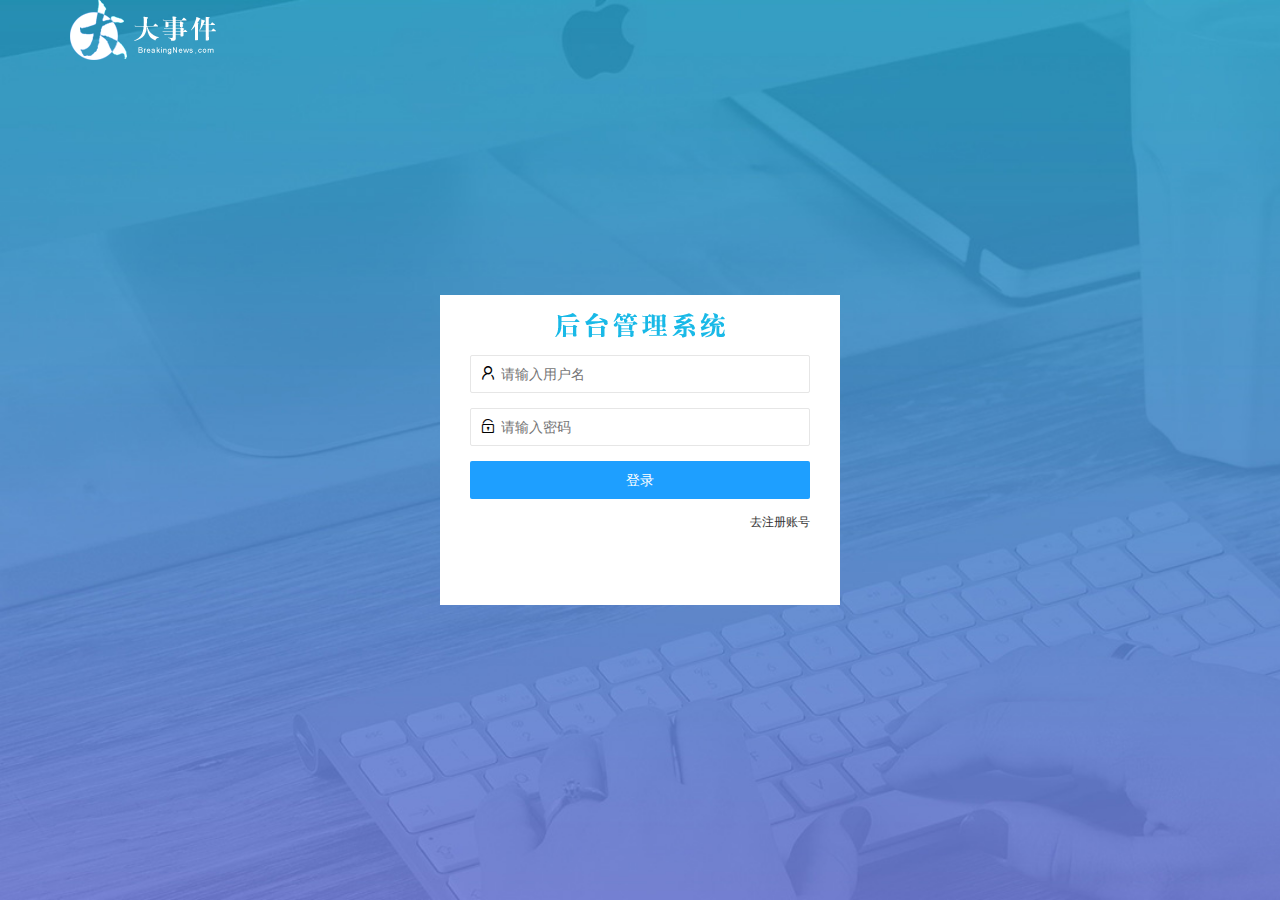
<file: login.html>
<!DOCTYPE html>
<html lang="en">

<head>
    <meta charset="UTF-8">
    <meta name="viewport" content="width=device-width, initial-scale=1.0">
    <title>大事件-登录界面</title>
    <!-- 导入layuicss -->
    <link rel="stylesheet" href="./assets/lib/layui/css/layui.css">
    <!-- 导入自己的Css样式 -->
    <link rel="stylesheet" href="./assets/css/login.css">
</head>

<body>
    <!-- 头部logo区 -->
    <div class="layui-main">
        <img src="./assets/images/logo.png" alt="">
    </div>
    <!-- 登录区域 -->
    <div class="loginAnd">
        <!-- 登录框头部 -->
        <div class="logintitle"></div>
        <!-- 登录的div -->
        <div class="login-zc">
            <!-- 表单 -->
            <form class="layui-form" action="" id="form_dl">
                <!-- 用户名 -->
                <div class="layui-form-item">
                    <i class="layui-icon layui-icon-username"></i>
                    <input type="text" name="username" required lay-verify="required" placeholder="请输入用户名"
                        autocomplete="off" class="layui-input">
                </div>
                <!-- 密码 -->
                <div class="layui-form-item">
                    <i class="layui-icon layui-icon-password"></i>
                    <input type="password" name="password" required lay-verify="required|pwd" placeholder="请输入密码"
                        autocomplete="off" class="layui-input">
                </div>
                <div class="layui-form-item ">
                    <button class="layui-btn layui-btn-fluid layui-btn-normal" lay-submit
                        lay-filter="formDemo">登录</button>
                </div>
                <div class="layui-form-item  liks">
                    <a href="jacascript:;" id="zc">去注册账号</a>
                </div>
            </form>
        </div>
        <!-- 注册的div -->
        <div class="login-dl">
            <form class="layui-form" action="" id="form_res">
                <!-- 用户名 -->
                <div class="layui-form-item">
                    <i class="layui-icon layui-icon-username"></i>
                    <input type="text" name="username" required lay-verify="required" placeholder="请输入用户名"
                        autocomplete="off" class="layui-input">
                </div>
                <!-- 密码 -->
                <div class="layui-form-item">
                    <i class="layui-icon layui-icon-password"></i>
                    <input type="password" name="password" required lay-verify="required|pwd" placeholder="请输入密码"
                        autocomplete="off" class="layui-input">
                </div>
                <!-- 密码确认框 -->
                <div class="layui-form-item">
                    <i class="layui-icon layui-icon-password"></i>
                    <input type="password" name="respassword" required lay-verify="required|pwd|repwd"
                        placeholder="再次输入确认密码" autocomplete="off" class="layui-input">
                </div>
                <div class="layui-form-item ">
                    <button class="layui-btn layui-btn-fluid layui-btn-normal" lay-submit
                        lay-filter="formDemo">注册</button>
                </div>
                <div class="layui-form-item  liks">
                    <a href="javascript:;" id="dl">去登录</a>
                </div>
            </form>
        </div>
    </div>
    <!-- 导入layui的js -->
    <script src="./assets/lib/layui/layui.all.js"></script>
    <!-- 导入jQuery -->
    <script src="./assets/lib/jquery.js"></script>
    <!-- 导入baseAPI -->
    <script src="./assets/js/baseAPI.js"></script>
    <!-- 导入自己的js -->
    <script src="./assets/js/login.js"></script>
</body>

</html>
</file>
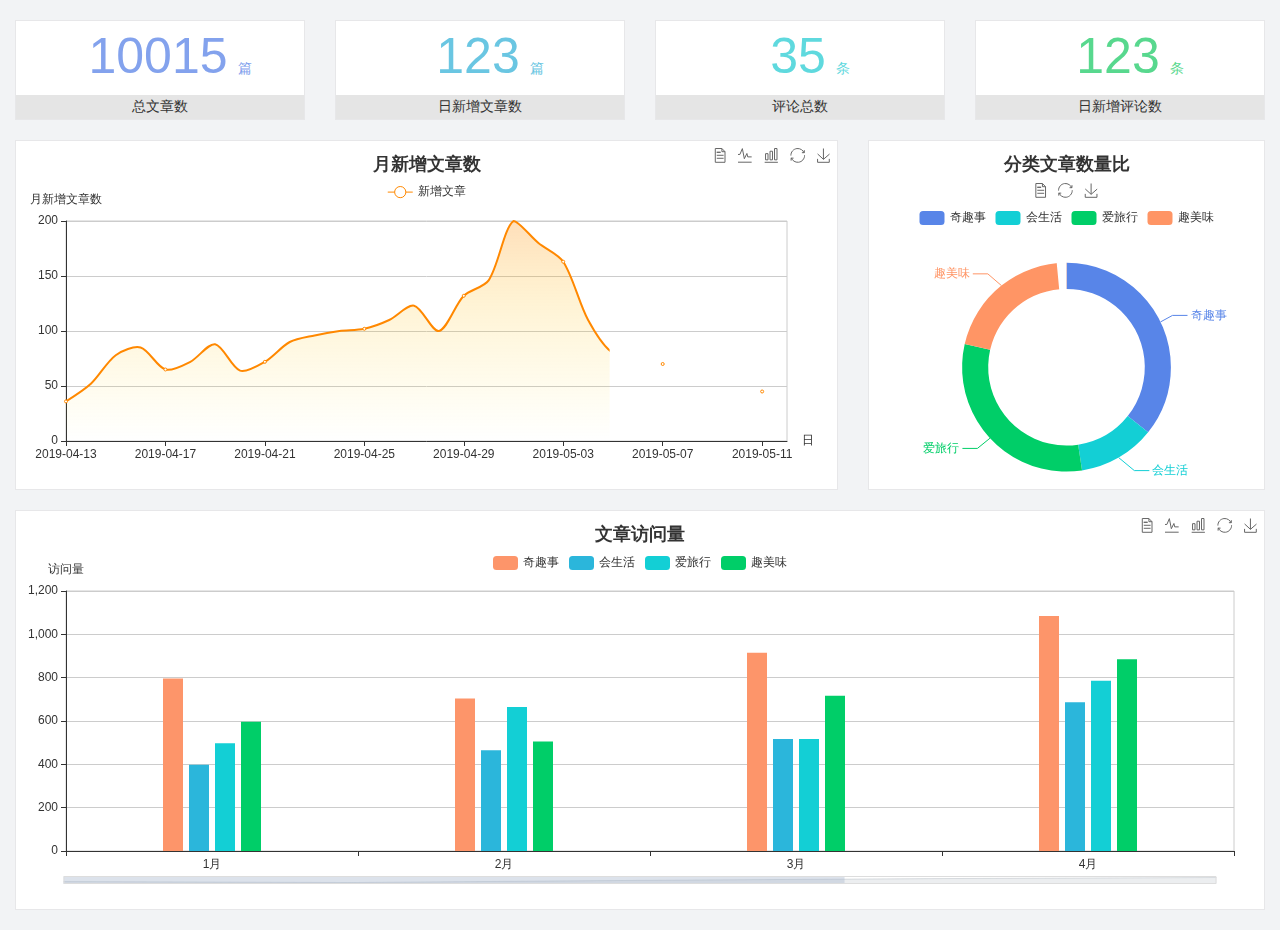
<file: home/dashboard.html>
<!DOCTYPE html>
<html lang="en">

<head>
  <meta charset="UTF-8">
  <meta name="viewport" content="width=device-width, initial-scale=1.0">
  <meta http-equiv="X-UA-Compatible" content="ie=edge">
  <title>图表统计</title>
  <link rel="stylesheet" href="../../assets/lib/bootstrap.css" />
  <link rel="stylesheet" href="../../assets/lib/main.css" />
  <script src="../../assets/lib/jquery.js"></script>
  <script type="text/javascript" src="../../assets/lib/echarts.min.js"></script>
</head>

<body>
  <div class="container-fluid">
    <div class="row spannel_list">
      <div class="col-sm-3 col-xs-6">
        <div class="spannel">
          <em>10015</em><span>篇</span>
          <b>总文章数</b>
        </div>
      </div>
      <div class="col-sm-3 col-xs-6">
        <div class="spannel scolor01">
          <em>123</em><span>篇</span>
          <b>日新增文章数</b>
        </div>
      </div>
      <div class="col-sm-3 col-xs-6">
        <div class="spannel scolor02">
          <em>35</em><span>条</span>
          <b>评论总数</b>
        </div>
      </div>
      <div class="col-sm-3 col-xs-6">
        <div class="spannel scolor03">
          <em>123</em><span>条</span>
          <b>日新增评论数</b>
        </div>
      </div>
    </div>
  </div>

  <div class="container-fluid">
    <div class="row curve-pie">
      <div class="col-lg-8 col-md-8">
        <div class="gragh_pannel" id="curve_show"></div>
      </div>
      <div class="col-lg-4 col-md-4">
        <div class="gragh_pannel" id="pie_show"></div>
      </div>
    </div>
  </div>

  <div class="container-fluid">
    <div class="column_pannel" id="column_show"></div>
  </div>

  <script>
    var oChart = echarts.init(document.getElementById('curve_show'));
    var aList_all = [
      { 'count': 36, 'date': '2019-04-13' },
      { 'count': 52, 'date': '2019-04-14' },
      { 'count': 78, 'date': '2019-04-15' },
      { 'count': 85, 'date': '2019-04-16' },
      { 'count': 65, 'date': '2019-04-17' },
      { 'count': 72, 'date': '2019-04-18' },
      { 'count': 88, 'date': '2019-04-19' },
      { 'count': 64, 'date': '2019-04-20' },
      { 'count': 72, 'date': '2019-04-21' },
      { 'count': 90, 'date': '2019-04-22' },
      { 'count': 96, 'date': '2019-04-23' },
      { 'count': 100, 'date': '2019-04-24' },
      { 'count': 102, 'date': '2019-04-25' },
      { 'count': 110, 'date': '2019-04-26' },
      { 'count': 123, 'date': '2019-04-27' },
      { 'count': 100, 'date': '2019-04-28' },
      { 'count': 132, 'date': '2019-04-29' },
      { 'count': 146, 'date': '2019-04-30' },
      { 'count': 200, 'date': '2019-05-01' },
      { 'count': 180, 'date': '2019-05-02' },
      { 'count': 163, 'date': '2019-05-03' },
      { 'count': 110, 'date': '2019-05-04' },
      { 'count': 80, 'date': '2019-05-05' },
      { 'count': 82, 'date': '2019-05-06' },
      { 'count': 70, 'date': '2019-05-07' },
      { 'count': 65, 'date': '2019-05-08' },
      { 'count': 54, 'date': '2019-05-09' },
      { 'count': 40, 'date': '2019-05-10' },
      { 'count': 45, 'date': '2019-05-11' },
      { 'count': 38, 'date': '2019-05-12' },
    ];

    let aCount = [];
    let aDate = [];

    for (var i = 0; i < aList_all.length; i++) {
      aCount.push(aList_all[i].count);
      aDate.push(aList_all[i].date);
    }

    var chartopt = {
      title: {
        text: '月新增文章数',
        left: 'center',
        top: '10'
      },
      tooltip: {
        trigger: 'axis'
      },
      legend: {
        data: ['新增文章'],
        top: '40'
      },
      toolbox: {
        show: true,
        feature: {
          mark: { show: true },
          dataView: { show: true, readOnly: false },
          magicType: { show: true, type: ['line', 'bar'] },
          restore: { show: true },
          saveAsImage: { show: true }
        }
      },
      calculable: true,
      xAxis: [
        {
          name: '日',
          type: 'category',
          boundaryGap: false,
          data: aDate
        }
      ],
      yAxis: [
        {
          name: '月新增文章数',
          type: 'value'
        }
      ],
      series: [
        {
          name: '新增文章',
          type: 'line',
          smooth: true,
          itemStyle: { normal: { areaStyle: { type: 'default' }, color: '#f80' }, lineStyle: { color: '#f80' } },
          data: aCount
        }],
      areaStyle: {
        normal: {
          color: new echarts.graphic.LinearGradient(0, 0, 0, 1, [{
            offset: 0,
            color: 'rgba(255,136,0,0.39)'
          }, {
            offset: .34,
            color: 'rgba(255,180,0,0.25)'
          }, {
            offset: 1,
            color: 'rgba(255,222,0,0.00)'
          }])

        }
      },
      grid: {
        show: true,
        x: 50,
        x2: 50,
        y: 80,
        height: 220
      }
    };

    oChart.setOption(chartopt);


    var oPie = echarts.init(document.getElementById('pie_show'));
    var oPieopt =
    {
      title: {
        top: 10,
        text: '分类文章数量比',
        x: 'center'
      },
      tooltip: {
        trigger: 'item',
        formatter: "{a} <br/>{b} : {c} ({d}%)"
      },
      color: ['#5885e8', '#13cfd5', '#00ce68', '#ff9565'],
      legend: {
        x: 'center',
        top: 65,
        data: ['奇趣事', '会生活', '爱旅行', '趣美味']
      },
      toolbox: {
        show: true,
        x: 'center',
        top: 35,
        feature: {
          mark: { show: true },
          dataView: { show: true, readOnly: false },
          magicType: {
            show: true,
            type: ['pie', 'funnel'],
            option: {
              funnel: {
                x: '25%',
                width: '50%',
                funnelAlign: 'left',
                max: 1548
              }
            }
          },
          restore: { show: true },
          saveAsImage: { show: true }
        }
      },
      calculable: true,
      series: [
        {
          name: '访问来源',
          type: 'pie',
          radius: ['45%', '60%'],
          center: ['50%', '65%'],
          data: [
            { value: 300, name: '奇趣事' },
            { value: 100, name: '会生活' },
            { value: 260, name: '爱旅行' },
            { value: 180, name: '趣美味' }
          ]
        }
      ]
    };
    oPie.setOption(oPieopt);



    var oColumn = this.echarts.init(document.getElementById('column_show'));
    var oColumnopt =
    {
      title: {
        text: '文章访问量',
        left: 'center',
        top: '10'
      },
      tooltip: {
        trigger: 'axis'
      },
      legend: {
        data: ['奇趣事', '会生活', '爱旅行', '趣美味'],
        top: '40'
      },
      toolbox: {
        show: true,
        feature: {
          mark: { show: true },
          dataView: { show: true, readOnly: false },
          magicType: { show: true, type: ['line', 'bar'] },
          restore: { show: true },
          saveAsImage: { show: true }
        }
      },
      calculable: true,
      xAxis: [
        {
          type: 'category',
          data: ['1月', '2月', '3月', '4月', '5月']
        }
      ],
      yAxis: [
        {
          name: '访问量',
          type: 'value'
        }
      ],
      series: [
        {
          name: '奇趣事',
          type: 'bar',
          barWidth: 20,
          itemStyle: {
            normal: { areaStyle: { type: 'default' }, color: '#fd956a' }
          },
          data: [800, 708, 920, 1090, 1200]
        },
        {
          name: '会生活',
          type: 'bar',
          barWidth: 20,
          itemStyle: {
            normal: { areaStyle: { type: 'default' }, color: '#2bb6db' }
          },
          data: [400, 468, 520, 690, 800]
        },
        {
          name: '爱旅行',
          type: 'bar',
          barWidth: 20,
          itemStyle: {
            normal: { areaStyle: { type: 'default' }, color: '#13cfd5' }
          },
          data: [500, 668, 520, 790, 900]
        },
        {
          name: '趣美味',
          type: 'bar',
          barWidth: 20,
          itemStyle: {
            normal: { areaStyle: { type: 'default' }, color: '#00ce68' }
          },
          data: [600, 508, 720, 890, 1000]
        }
      ],
      grid: {
        show: true,
        x: 50,
        x2: 30,
        y: 80,
        height: 260
      },
      dataZoom: [//给x轴设置滚动条
        {
          start: 0,//默认为0
          end: 100 - 1000 / 31,//默认为100
          type: 'slider',
          show: true,
          xAxisIndex: [0],
          handleSize: 0,//滑动条的 左右2个滑动条的大小
          height: 8,//组件高度
          left: 45, //左边的距离
          right: 50,//右边的距离
          bottom: 26,//右边的距离
          handleColor: '#ddd',//h滑动图标的颜色
          handleStyle: {
            borderColor: "#cacaca",
            borderWidth: "1",
            shadowBlur: 2,
            background: "#ddd",
            shadowColor: "#ddd",
          }
        }]
    };
    oColumn.setOption(oColumnopt);
  </script>
</body>

</html>
</file>
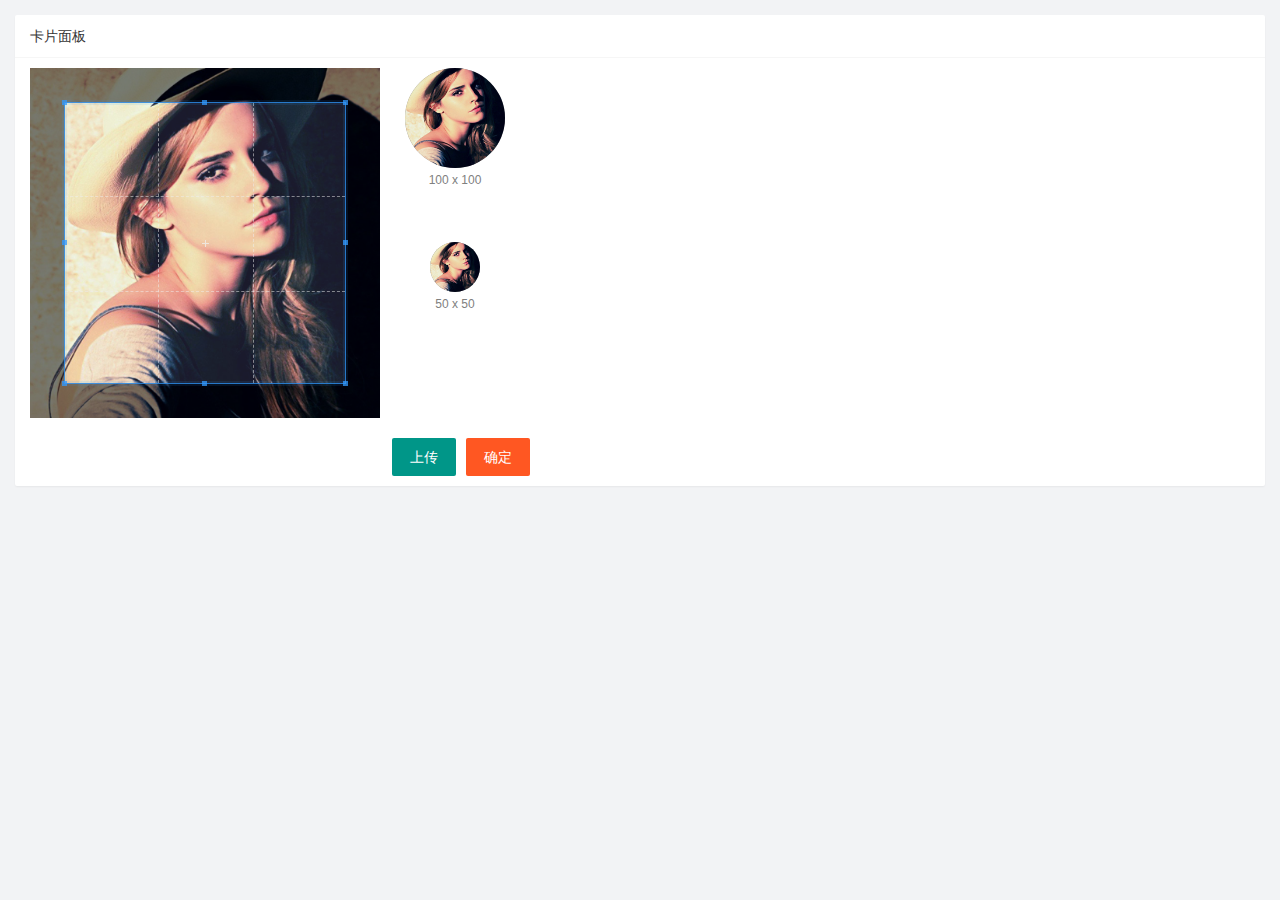
<file: user/user-adater.html>
<!DOCTYPE html>
<html lang="en">

<head>
    <meta charset="UTF-8">
    <meta name="viewport" content="width=device-width, initial-scale=1.0">
    <title>Document</title>
    <link rel="stylesheet" href="../assets/lib/layui/css/layui.css">
    <link rel="stylesheet" href="../assets/css/user/user-adater.css">
    <link rel="stylesheet" href="../assets/lib/cropper/cropper.css">
</head>

<body>
    <div class="layui-card">
        <div class="layui-card-header">卡片面板</div>
        <div class="layui-card-body">
            <!-- 第一行的图片裁剪和预览区域 -->
            <div class="row1">
                <!-- 图片裁剪区域 -->
                <div class="cropper-box">
                    <!-- 这个 img 标签很重要，将来会把它初始化为裁剪区域 -->
                    <img id="image" src="/assets/images/sample.jpg" />
                </div>
                <!-- 图片的预览区域 -->
                <div class="preview-box">
                    <div>
                        <!-- 宽高为 100px 的预览区域 -->
                        <div class="img-preview w100"></div>
                        <p class="size">100 x 100</p>
                    </div>
                    <div>
                        <!-- 宽高为 50px 的预览区域 -->
                        <div class="img-preview w50"></div>
                        <p class="size">50 x 50</p>
                    </div>
                </div>
            </div <!-- 第二行的按钮区域 -->
            <div class="row2">
                <!-- accept属性只针对file  可以控制上传文件的类型 -->
                <input type="file" id="file" accept="image/png,image/jpeg">
                <button type="button" class="layui-btn" id="btnsc">上传</button>
                <button type="button" class="layui-btn layui-btn-danger" id="btnyes">确定</button>
            </div>
        </div>
    </div>
    <script src="../assets/lib/layui/layui.all.js"></script>
    <script src="../assets/lib/jquery.js"></script>
    <script src="../assets/js/baseAPI.js"></script>
    <script src="../assets/lib/cropper/Cropper.js"></script>
    <script src="../assets/lib/cropper/jquery-cropper.js"></script>
    <script src="../assets/js/user/user-adater.js"></script>
</body>

</html>
</file>
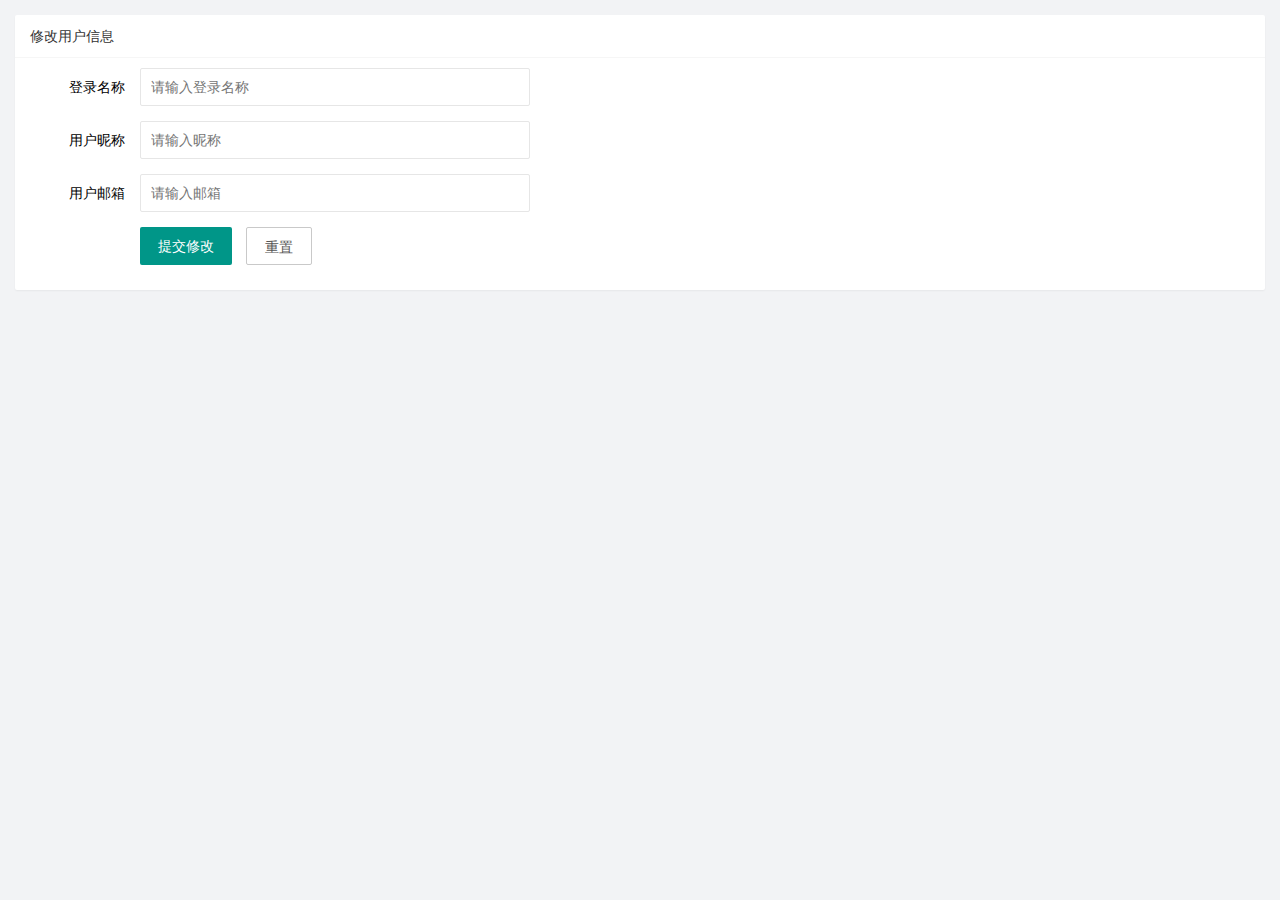
<file: user/user-info.html>
<!DOCTYPE html>
<html lang="en">

<head>
    <meta charset="UTF-8">
    <meta name="viewport" content="width=device-width, initial-scale=1.0">
    <title>Document</title>
    <!-- 引入layui -->
    <link rel="stylesheet" href="../assets/lib/layui/css/layui.css" />
    <!-- 引入user-info样式 -->
    <link rel="stylesheet" href="../assets/css/user/usef-info.css" />

<body>
    <div class="layui-card">
        <div class="layui-card-header">修改用户信息</div>
        <div class="layui-card-body">
            <!-- form表单 -->
            <form class="layui-form" action="">
                <div class="layui-form-item style">
                    <label class="layui-form-label">登录名称</label>
                    <div class="layui-input-block">
                        <input type="text" name="username" required lay-verify="required" placeholder="请输入登录名称"
                            autocomplete="off" class="layui-input" readonly>
                    </div>
                </div>
                <div class="layui-form-item style">
                    <label class="layui-form-label">用户昵称</label>
                    <div class="layui-input-block">
                        <input type="text" name="nickname" required lay-verify="required|nickname" placeholder="请输入昵称"
                            autocomplete="off" class="layui-input">
                    </div>
                </div>
                <div class="layui-form-item style">
                    <label class="layui-form-label">用户邮箱</label>
                    <div class="layui-input-block">
                        <input type="text" name="email" required lay-verify="required|email" placeholder="请输入邮箱"
                            autocomplete="off" class="layui-input">
                    </div>
                </div>
                <div class="layui-form-item">
                    <div class="layui-input-block">
                        <button class="layui-btn" lay-submit lay-filter="formDemo">提交修改</button>
                        <button type="reset" class="layui-btn layui-btn-primary">重置</button>
                    </div>
                </div>
            </form>
        </div>
    </div>
    <!-- 导入jquery -->
    <script src="../assets/lib/layui/layui.all.js"></script>
    <script src="../assets/lib/jquery.js"></script>
    <script src="../assets/js/baseAPI.js"></script>
    <script src="../assets/js/user/user-info.js"></script>
</body>

</html>
</file>
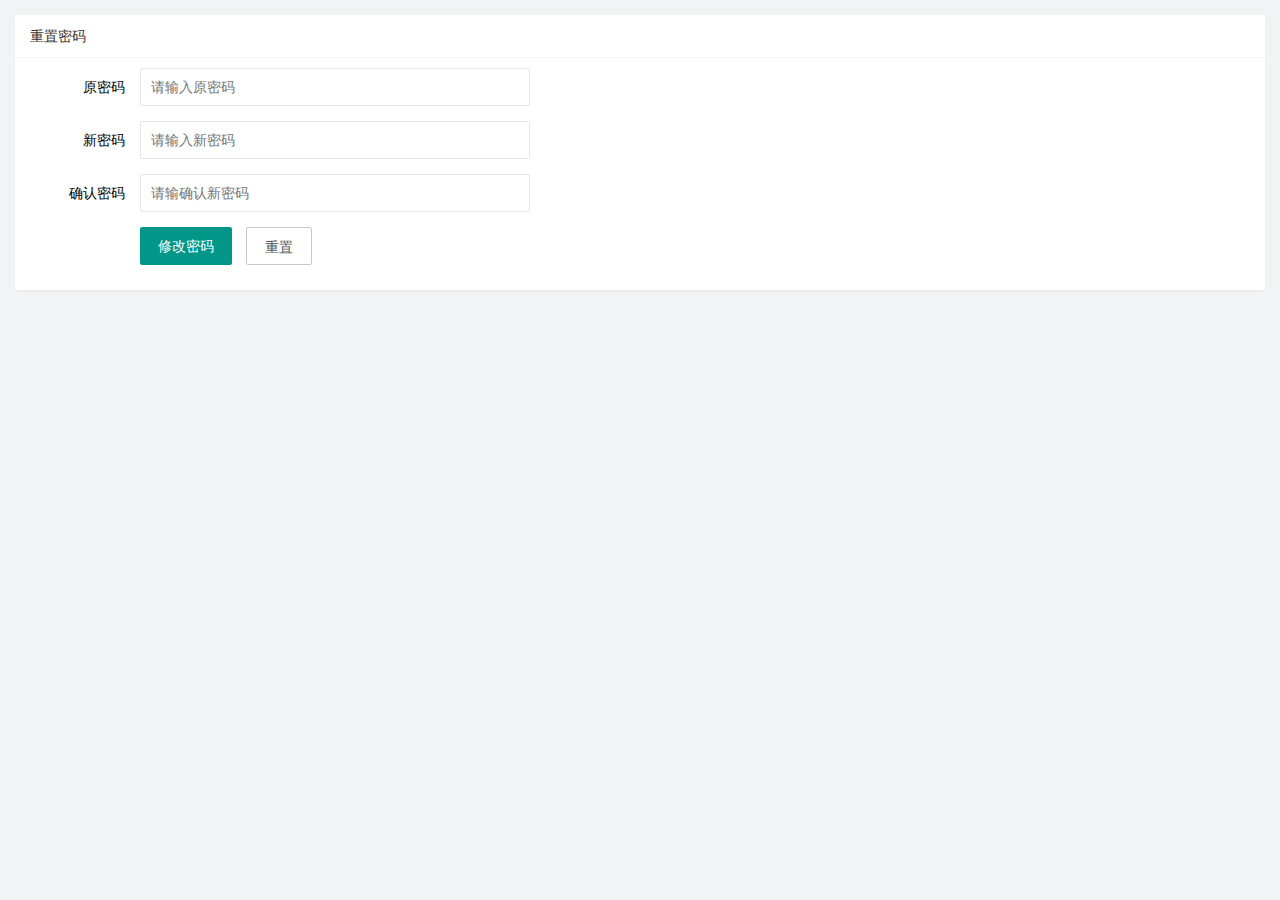
<file: user/user-pwd.html>
<!DOCTYPE html>
<html lang="en">

<head>
    <meta charset="UTF-8">
    <meta name="viewport" content="width=device-width, initial-scale=1.0">
    <title>Document</title>
    <link rel="stylesheet" href="../assets/lib/layui/css/layui.css">
    <link rel="stylesheet" href="../assets/css/user/usef-info.css">
</head>

<body>
    <div class="layui-card">
        <div class="layui-card-header">重置密码</div>
        <div class="layui-card-body">
            <!-- form表单 -->
            <form class="layui-form">
                <div class="layui-form-item">
                    <label class="layui-form-label">原密码</label>
                    <div class="layui-input-block">
                        <input type="password" name="oldPwd" required lay-verify="required|pwd" placeholder="请输入原密码"
                            autocomplete="off" class="layui-input">
                    </div>
                </div>
                <div class="layui-form-item">
                    <label class="layui-form-label">新密码</label>
                    <div class="layui-input-block">
                        <input type="password" name="newPwd" required lay-verify="required|pwd|samepwd"
                            placeholder="请输入新密码" autocomplete="off" class="layui-input">
                    </div>
                </div>
                <div class="layui-form-item">
                    <label class="layui-form-label">确认密码</label>
                    <div class="layui-input-block">
                        <input type="password" name="respwd" required lay-verify="required|pwd|repwd"
                            placeholder="请输确认新密码" autocomplete="off" class="layui-input">
                    </div>
                </div>
                <div class="layui-form-item">
                    <div class="layui-input-block">
                        <button class="layui-btn" lay-submit lay-filter="formDemo">修改密码</button>
                        <button type="reset" class="layui-btn layui-btn-primary">重置</button>
                    </div>
                </div>
            </form>
        </div>
    </div>
    <script src="../assets/lib/layui/layui.all.js"></script>
    <script src="../assets/lib/jquery.js"></script>
    <script src="../assets/js/baseAPI.js"></script>
    <script src="../assets/js/user/user-pwd.js"></script>
</body>

</html>
</file>
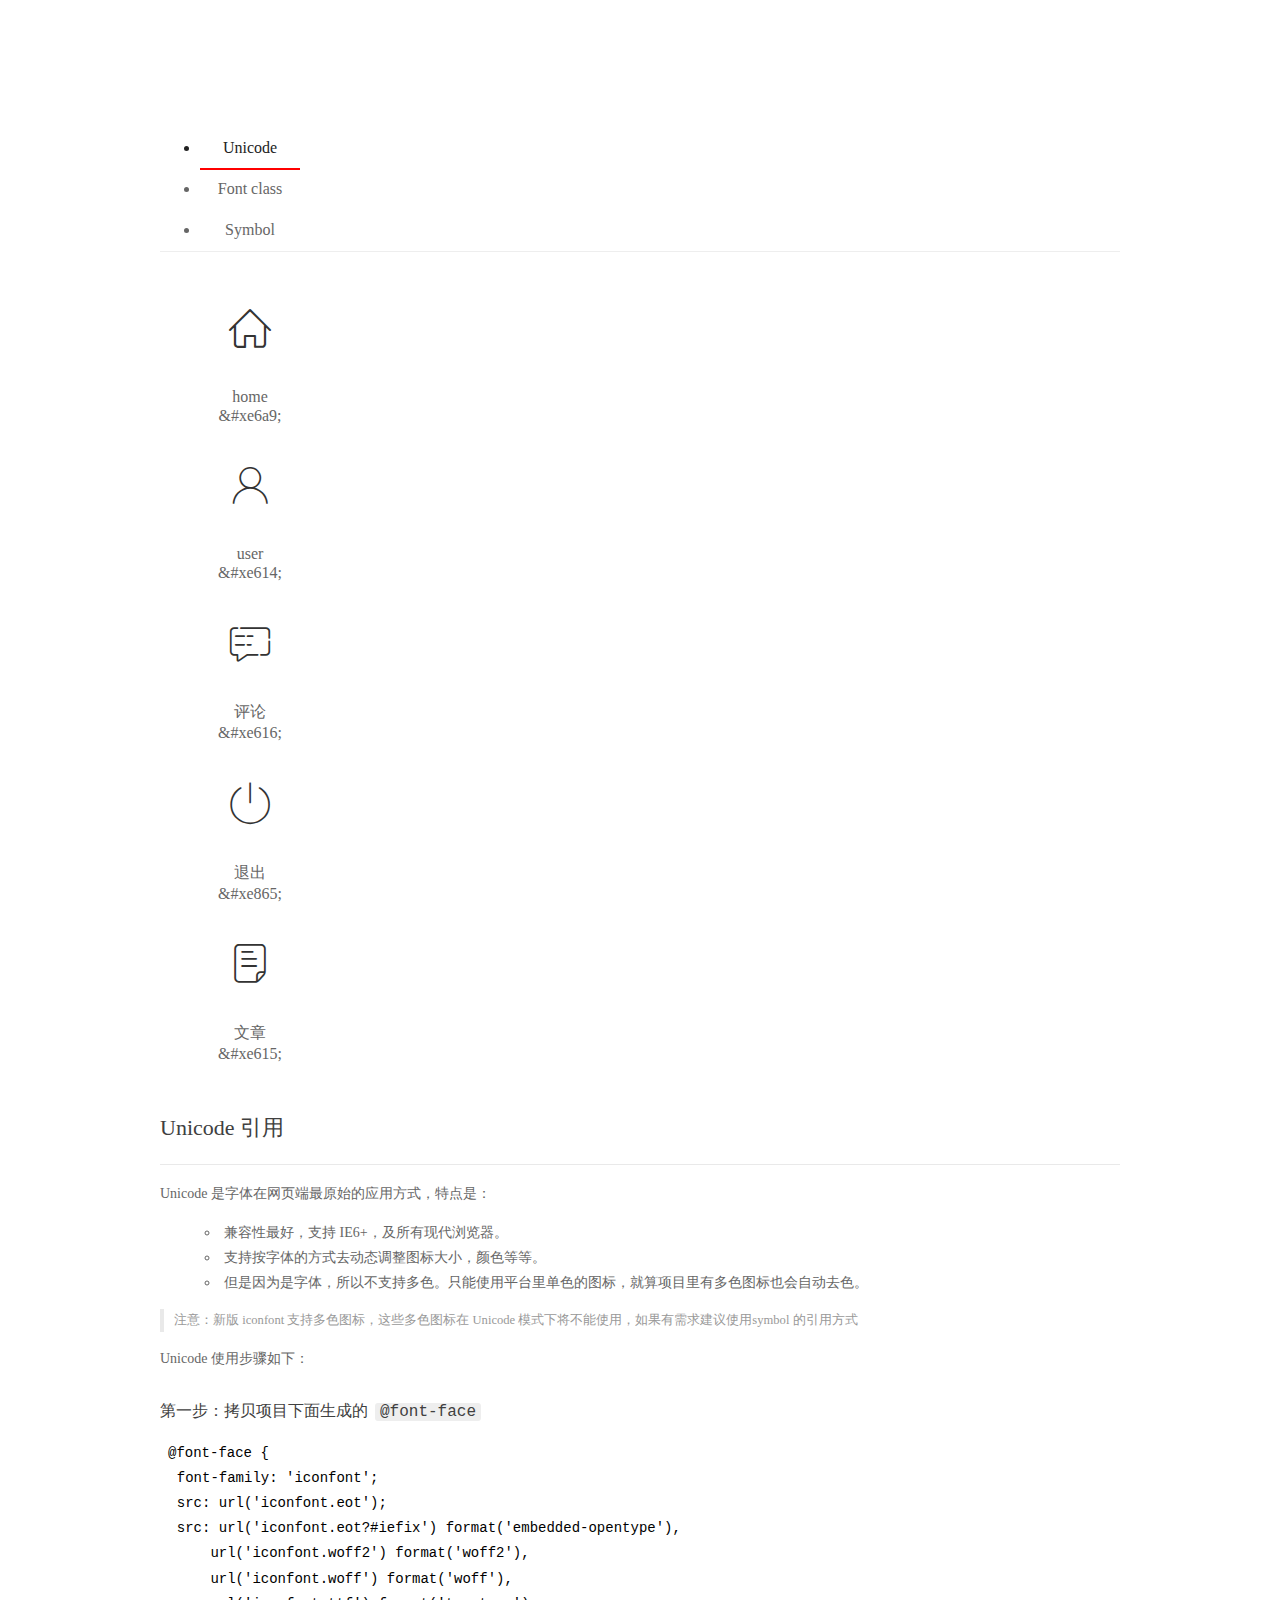
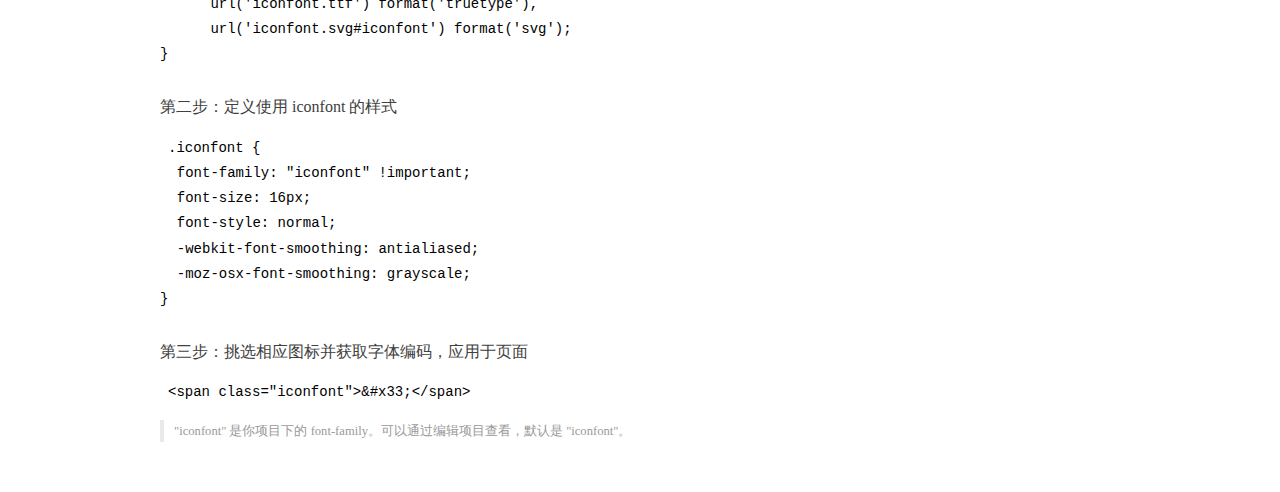
<file: assets/fonts/demo_index.html>
<!DOCTYPE html>
<html>
<head>
  <meta charset="utf-8"/>
  <title>IconFont Demo</title>
  <link rel="shortcut icon" href="https://gtms04.alicdn.com/tps/i4/TB1_oz6GVXXXXaFXpXXJDFnIXXX-64-64.ico" type="image/x-icon"/>
  <link rel="stylesheet" href="https://g.alicdn.com/thx/cube/1.3.2/cube.min.css">
  <link rel="stylesheet" href="demo.css">
  <link rel="stylesheet" href="iconfont.css">
  <script src="iconfont.js"></script>
  <!-- jQuery -->
  <script src="https://a1.alicdn.com/oss/uploads/2018/12/26/7bfddb60-08e8-11e9-9b04-53e73bb6408b.js"></script>
  <!-- 代码高亮 -->
  <script src="https://a1.alicdn.com/oss/uploads/2018/12/26/a3f714d0-08e6-11e9-8a15-ebf944d7534c.js"></script>
</head>
<body>
  <div class="main">
    <h1 class="logo"><a href="https://www.iconfont.cn/" title="iconfont 首页" target="_blank">&#xe86b;</a></h1>
    <div class="nav-tabs">
      <ul id="tabs" class="dib-box">
        <li class="dib active"><span>Unicode</span></li>
        <li class="dib"><span>Font class</span></li>
        <li class="dib"><span>Symbol</span></li>
      </ul>
      
    </div>
    <div class="tab-container">
      <div class="content unicode" style="display: block;">
          <ul class="icon_lists dib-box">
          
            <li class="dib">
              <span class="icon iconfont">&#xe6a9;</span>
                <div class="name">home</div>
                <div class="code-name">&amp;#xe6a9;</div>
              </li>
          
            <li class="dib">
              <span class="icon iconfont">&#xe614;</span>
                <div class="name">user</div>
                <div class="code-name">&amp;#xe614;</div>
              </li>
          
            <li class="dib">
              <span class="icon iconfont">&#xe616;</span>
                <div class="name">评论</div>
                <div class="code-name">&amp;#xe616;</div>
              </li>
          
            <li class="dib">
              <span class="icon iconfont">&#xe865;</span>
                <div class="name">退出</div>
                <div class="code-name">&amp;#xe865;</div>
              </li>
          
            <li class="dib">
              <span class="icon iconfont">&#xe615;</span>
                <div class="name">文章</div>
                <div class="code-name">&amp;#xe615;</div>
              </li>
          
          </ul>
          <div class="article markdown">
          <h2 id="unicode-">Unicode 引用</h2>
          <hr>

          <p>Unicode 是字体在网页端最原始的应用方式，特点是：</p>
          <ul>
            <li>兼容性最好，支持 IE6+，及所有现代浏览器。</li>
            <li>支持按字体的方式去动态调整图标大小，颜色等等。</li>
            <li>但是因为是字体，所以不支持多色。只能使用平台里单色的图标，就算项目里有多色图标也会自动去色。</li>
          </ul>
          <blockquote>
            <p>注意：新版 iconfont 支持多色图标，这些多色图标在 Unicode 模式下将不能使用，如果有需求建议使用symbol 的引用方式</p>
          </blockquote>
          <p>Unicode 使用步骤如下：</p>
          <h3 id="-font-face">第一步：拷贝项目下面生成的 <code>@font-face</code></h3>
<pre><code class="language-css"
>@font-face {
  font-family: 'iconfont';
  src: url('iconfont.eot');
  src: url('iconfont.eot?#iefix') format('embedded-opentype'),
      url('iconfont.woff2') format('woff2'),
      url('iconfont.woff') format('woff'),
      url('iconfont.ttf') format('truetype'),
      url('iconfont.svg#iconfont') format('svg');
}
</code></pre>
          <h3 id="-iconfont-">第二步：定义使用 iconfont 的样式</h3>
<pre><code class="language-css"
>.iconfont {
  font-family: "iconfont" !important;
  font-size: 16px;
  font-style: normal;
  -webkit-font-smoothing: antialiased;
  -moz-osx-font-smoothing: grayscale;
}
</code></pre>
          <h3 id="-">第三步：挑选相应图标并获取字体编码，应用于页面</h3>
<pre>
<code class="language-html"
>&lt;span class="iconfont"&gt;&amp;#x33;&lt;/span&gt;
</code></pre>
          <blockquote>
            <p>"iconfont" 是你项目下的 font-family。可以通过编辑项目查看，默认是 "iconfont"。</p>
          </blockquote>
          </div>
      </div>
      <div class="content font-class">
        <ul class="icon_lists dib-box">
          
          <li class="dib">
            <span class="icon iconfont icon-home"></span>
            <div class="name">
              home
            </div>
            <div class="code-name">.icon-home
            </div>
          </li>
          
          <li class="dib">
            <span class="icon iconfont icon-user"></span>
            <div class="name">
              user
            </div>
            <div class="code-name">.icon-user
            </div>
          </li>
          
          <li class="dib">
            <span class="icon iconfont icon-pinglun"></span>
            <div class="name">
              评论
            </div>
            <div class="code-name">.icon-pinglun
            </div>
          </li>
          
          <li class="dib">
            <span class="icon iconfont icon-tuichu"></span>
            <div class="name">
              退出
            </div>
            <div class="code-name">.icon-tuichu
            </div>
          </li>
          
          <li class="dib">
            <span class="icon iconfont icon-16"></span>
            <div class="name">
              文章
            </div>
            <div class="code-name">.icon-16
            </div>
          </li>
          
        </ul>
        <div class="article markdown">
        <h2 id="font-class-">font-class 引用</h2>
        <hr>

        <p>font-class 是 Unicode 使用方式的一种变种，主要是解决 Unicode 书写不直观，语意不明确的问题。</p>
        <p>与 Unicode 使用方式相比，具有如下特点：</p>
        <ul>
          <li>兼容性良好，支持 IE8+，及所有现代浏览器。</li>
          <li>相比于 Unicode 语意明确，书写更直观。可以很容易分辨这个 icon 是什么。</li>
          <li>因为使用 class 来定义图标，所以当要替换图标时，只需要修改 class 里面的 Unicode 引用。</li>
          <li>不过因为本质上还是使用的字体，所以多色图标还是不支持的。</li>
        </ul>
        <p>使用步骤如下：</p>
        <h3 id="-fontclass-">第一步：引入项目下面生成的 fontclass 代码：</h3>
<pre><code class="language-html">&lt;link rel="stylesheet" href="./iconfont.css"&gt;
</code></pre>
        <h3 id="-">第二步：挑选相应图标并获取类名，应用于页面：</h3>
<pre><code class="language-html">&lt;span class="iconfont icon-xxx"&gt;&lt;/span&gt;
</code></pre>
        <blockquote>
          <p>"
            iconfont" 是你项目下的 font-family。可以通过编辑项目查看，默认是 "iconfont"。</p>
        </blockquote>
      </div>
      </div>
      <div class="content symbol">
          <ul class="icon_lists dib-box">
          
            <li class="dib">
                <svg class="icon svg-icon" aria-hidden="true">
                  <use xlink:href="#icon-home"></use>
                </svg>
                <div class="name">home</div>
                <div class="code-name">#icon-home</div>
            </li>
          
            <li class="dib">
                <svg class="icon svg-icon" aria-hidden="true">
                  <use xlink:href="#icon-user"></use>
                </svg>
                <div class="name">user</div>
                <div class="code-name">#icon-user</div>
            </li>
          
            <li class="dib">
                <svg class="icon svg-icon" aria-hidden="true">
                  <use xlink:href="#icon-pinglun"></use>
                </svg>
                <div class="name">评论</div>
                <div class="code-name">#icon-pinglun</div>
            </li>
          
            <li class="dib">
                <svg class="icon svg-icon" aria-hidden="true">
                  <use xlink:href="#icon-tuichu"></use>
                </svg>
                <div class="name">退出</div>
                <div class="code-name">#icon-tuichu</div>
            </li>
          
            <li class="dib">
                <svg class="icon svg-icon" aria-hidden="true">
                  <use xlink:href="#icon-16"></use>
                </svg>
                <div class="name">文章</div>
                <div class="code-name">#icon-16</div>
            </li>
          
          </ul>
          <div class="article markdown">
          <h2 id="symbol-">Symbol 引用</h2>
          <hr>

          <p>这是一种全新的使用方式，应该说这才是未来的主流，也是平台目前推荐的用法。相关介绍可以参考这篇<a href="">文章</a>
            这种用法其实是做了一个 SVG 的集合，与另外两种相比具有如下特点：</p>
          <ul>
            <li>支持多色图标了，不再受单色限制。</li>
            <li>通过一些技巧，支持像字体那样，通过 <code>font-size</code>, <code>color</code> 来调整样式。</li>
            <li>兼容性较差，支持 IE9+，及现代浏览器。</li>
            <li>浏览器渲染 SVG 的性能一般，还不如 png。</li>
          </ul>
          <p>使用步骤如下：</p>
          <h3 id="-symbol-">第一步：引入项目下面生成的 symbol 代码：</h3>
<pre><code class="language-html">&lt;script src="./iconfont.js"&gt;&lt;/script&gt;
</code></pre>
          <h3 id="-css-">第二步：加入通用 CSS 代码（引入一次就行）：</h3>
<pre><code class="language-html">&lt;style&gt;
.icon {
  width: 1em;
  height: 1em;
  vertical-align: -0.15em;
  fill: currentColor;
  overflow: hidden;
}
&lt;/style&gt;
</code></pre>
          <h3 id="-">第三步：挑选相应图标并获取类名，应用于页面：</h3>
<pre><code class="language-html">&lt;svg class="icon" aria-hidden="true"&gt;
  &lt;use xlink:href="#icon-xxx"&gt;&lt;/use&gt;
&lt;/svg&gt;
</code></pre>
          </div>
      </div>

    </div>
  </div>
  <script>
  $(document).ready(function () {
      $('.tab-container .content:first').show()

      $('#tabs li').click(function (e) {
        var tabContent = $('.tab-container .content')
        var index = $(this).index()

        if ($(this).hasClass('active')) {
          return
        } else {
          $('#tabs li').removeClass('active')
          $(this).addClass('active')

          tabContent.hide().eq(index).fadeIn()
        }
      })
    })
  </script>
</body>
</html>
</file>
<file: assets/lib/layui/css/layui.css>
/** layui-v2.5.5 MIT License By https://www.layui.com */
 .layui-inline,img{display:inline-block;vertical-align:middle}h1,h2,h3,h4,h5,h6{font-weight:400}.layui-edge,.layui-header,.layui-inline,.layui-main{position:relative}.layui-body,.layui-edge,.layui-elip{overflow:hidden}.layui-btn,.layui-edge,.layui-inline,img{vertical-align:middle}.layui-btn,.layui-disabled,.layui-icon,.layui-unselect{-moz-user-select:none;-webkit-user-select:none;-ms-user-select:none}.layui-elip,.layui-form-checkbox span,.layui-form-pane .layui-form-label{text-overflow:ellipsis;white-space:nowrap}.layui-breadcrumb,.layui-tree-btnGroup{visibility:hidden}blockquote,body,button,dd,div,dl,dt,form,h1,h2,h3,h4,h5,h6,input,li,ol,p,pre,td,textarea,th,ul{margin:0;padding:0;-webkit-tap-highlight-color:rgba(0,0,0,0)}a:active,a:hover{outline:0}img{border:none}li{list-style:none}table{border-collapse:collapse;border-spacing:0}h4,h5,h6{font-size:100%}button,input,optgroup,option,select,textarea{font-family:inherit;font-size:inherit;font-style:inherit;font-weight:inherit;outline:0}pre{white-space:pre-wrap;white-space:-moz-pre-wrap;white-space:-pre-wrap;white-space:-o-pre-wrap;word-wrap:break-word}body{line-height:24px;font:14px Helvetica Neue,Helvetica,PingFang SC,Tahoma,Arial,sans-serif}hr{height:1px;margin:10px 0;border:0;clear:both}a{color:#333;text-decoration:none}a:hover{color:#777}a cite{font-style:normal;*cursor:pointer}.layui-border-box,.layui-border-box *{box-sizing:border-box}.layui-box,.layui-box *{box-sizing:content-box}.layui-clear{clear:both;*zoom:1}.layui-clear:after{content:'\20';clear:both;*zoom:1;display:block;height:0}.layui-inline{*display:inline;*zoom:1}.layui-edge{display:inline-block;width:0;height:0;border-width:6px;border-style:dashed;border-color:transparent}.layui-edge-top{top:-4px;border-bottom-color:#999;border-bottom-style:solid}.layui-edge-right{border-left-color:#999;border-left-style:solid}.layui-edge-bottom{top:2px;border-top-color:#999;border-top-style:solid}.layui-edge-left{border-right-color:#999;border-right-style:solid}.layui-disabled,.layui-disabled:hover{color:#d2d2d2!important;cursor:not-allowed!important}.layui-circle{border-radius:100%}.layui-show{display:block!important}.layui-hide{display:none!important}@font-face{font-family:layui-icon;src:url(../font/iconfont.eot?v=250);src:url(../font/iconfont.eot?v=250#iefix) format('embedded-opentype'),url(../font/iconfont.woff2?v=250) format('woff2'),url(../font/iconfont.woff?v=250) format('woff'),url(../font/iconfont.ttf?v=250) format('truetype'),url(../font/iconfont.svg?v=250#layui-icon) format('svg')}.layui-icon{font-family:layui-icon!important;font-size:16px;font-style:normal;-webkit-font-smoothing:antialiased;-moz-osx-font-smoothing:grayscale}.layui-icon-reply-fill:before{content:"\e611"}.layui-icon-set-fill:before{content:"\e614"}.layui-icon-menu-fill:before{content:"\e60f"}.layui-icon-search:before{content:"\e615"}.layui-icon-share:before{content:"\e641"}.layui-icon-set-sm:before{content:"\e620"}.layui-icon-engine:before{content:"\e628"}.layui-icon-close:before{content:"\1006"}.layui-icon-close-fill:before{content:"\1007"}.layui-icon-chart-screen:before{content:"\e629"}.layui-icon-star:before{content:"\e600"}.layui-icon-circle-dot:before{content:"\e617"}.layui-icon-chat:before{content:"\e606"}.layui-icon-release:before{content:"\e609"}.layui-icon-list:before{content:"\e60a"}.layui-icon-chart:before{content:"\e62c"}.layui-icon-ok-circle:before{content:"\1005"}.layui-icon-layim-theme:before{content:"\e61b"}.layui-icon-table:before{content:"\e62d"}.layui-icon-right:before{content:"\e602"}.layui-icon-left:before{content:"\e603"}.layui-icon-cart-simple:before{content:"\e698"}.layui-icon-face-cry:before{content:"\e69c"}.layui-icon-face-smile:before{content:"\e6af"}.layui-icon-survey:before{content:"\e6b2"}.layui-icon-tree:before{content:"\e62e"}.layui-icon-upload-circle:before{content:"\e62f"}.layui-icon-add-circle:before{content:"\e61f"}.layui-icon-download-circle:before{content:"\e601"}.layui-icon-templeate-1:before{content:"\e630"}.layui-icon-util:before{content:"\e631"}.layui-icon-face-surprised:before{content:"\e664"}.layui-icon-edit:before{content:"\e642"}.layui-icon-speaker:before{content:"\e645"}.layui-icon-down:before{content:"\e61a"}.layui-icon-file:before{content:"\e621"}.layui-icon-layouts:before{content:"\e632"}.layui-icon-rate-half:before{content:"\e6c9"}.layui-icon-add-circle-fine:before{content:"\e608"}.layui-icon-prev-circle:before{content:"\e633"}.layui-icon-read:before{content:"\e705"}.layui-icon-404:before{content:"\e61c"}.layui-icon-carousel:before{content:"\e634"}.layui-icon-help:before{content:"\e607"}.layui-icon-code-circle:before{content:"\e635"}.layui-icon-water:before{content:"\e636"}.layui-icon-username:before{content:"\e66f"}.layui-icon-find-fill:before{content:"\e670"}.layui-icon-about:before{content:"\e60b"}.layui-icon-location:before{content:"\e715"}.layui-icon-up:before{content:"\e619"}.layui-icon-pause:before{content:"\e651"}.layui-icon-date:before{content:"\e637"}.layui-icon-layim-uploadfile:before{content:"\e61d"}.layui-icon-delete:before{content:"\e640"}.layui-icon-play:before{content:"\e652"}.layui-icon-top:before{content:"\e604"}.layui-icon-friends:before{content:"\e612"}.layui-icon-refresh-3:before{content:"\e9aa"}.layui-icon-ok:before{content:"\e605"}.layui-icon-layer:before{content:"\e638"}.layui-icon-face-smile-fine:before{content:"\e60c"}.layui-icon-dollar:before{content:"\e659"}.layui-icon-group:before{content:"\e613"}.layui-icon-layim-download:before{content:"\e61e"}.layui-icon-picture-fine:before{content:"\e60d"}.layui-icon-link:before{content:"\e64c"}.layui-icon-diamond:before{content:"\e735"}.layui-icon-log:before{content:"\e60e"}.layui-icon-rate-solid:before{content:"\e67a"}.layui-icon-fonts-del:before{content:"\e64f"}.layui-icon-unlink:before{content:"\e64d"}.layui-icon-fonts-clear:before{content:"\e639"}.layui-icon-triangle-r:before{content:"\e623"}.layui-icon-circle:before{content:"\e63f"}.layui-icon-radio:before{content:"\e643"}.layui-icon-align-center:before{content:"\e647"}.layui-icon-align-right:before{content:"\e648"}.layui-icon-align-left:before{content:"\e649"}.layui-icon-loading-1:before{content:"\e63e"}.layui-icon-return:before{content:"\e65c"}.layui-icon-fonts-strong:before{content:"\e62b"}.layui-icon-upload:before{content:"\e67c"}.layui-icon-dialogue:before{content:"\e63a"}.layui-icon-video:before{content:"\e6ed"}.layui-icon-headset:before{content:"\e6fc"}.layui-icon-cellphone-fine:before{content:"\e63b"}.layui-icon-add-1:before{content:"\e654"}.layui-icon-face-smile-b:before{content:"\e650"}.layui-icon-fonts-html:before{content:"\e64b"}.layui-icon-form:before{content:"\e63c"}.layui-icon-cart:before{content:"\e657"}.layui-icon-camera-fill:before{content:"\e65d"}.layui-icon-tabs:before{content:"\e62a"}.layui-icon-fonts-code:before{content:"\e64e"}.layui-icon-fire:before{content:"\e756"}.layui-icon-set:before{content:"\e716"}.layui-icon-fonts-u:before{content:"\e646"}.layui-icon-triangle-d:before{content:"\e625"}.layui-icon-tips:before{content:"\e702"}.layui-icon-picture:before{content:"\e64a"}.layui-icon-more-vertical:before{content:"\e671"}.layui-icon-flag:before{content:"\e66c"}.layui-icon-loading:before{content:"\e63d"}.layui-icon-fonts-i:before{content:"\e644"}.layui-icon-refresh-1:before{content:"\e666"}.layui-icon-rmb:before{content:"\e65e"}.layui-icon-home:before{content:"\e68e"}.layui-icon-user:before{content:"\e770"}.layui-icon-notice:before{content:"\e667"}.layui-icon-login-weibo:before{content:"\e675"}.layui-icon-voice:before{content:"\e688"}.layui-icon-upload-drag:before{content:"\e681"}.layui-icon-login-qq:before{content:"\e676"}.layui-icon-snowflake:before{content:"\e6b1"}.layui-icon-file-b:before{content:"\e655"}.layui-icon-template:before{content:"\e663"}.layui-icon-auz:before{content:"\e672"}.layui-icon-console:before{content:"\e665"}.layui-icon-app:before{content:"\e653"}.layui-icon-prev:before{content:"\e65a"}.layui-icon-website:before{content:"\e7ae"}.layui-icon-next:before{content:"\e65b"}.layui-icon-component:before{content:"\e857"}.layui-icon-more:before{content:"\e65f"}.layui-icon-login-wechat:before{content:"\e677"}.layui-icon-shrink-right:before{content:"\e668"}.layui-icon-spread-left:before{content:"\e66b"}.layui-icon-camera:before{content:"\e660"}.layui-icon-note:before{content:"\e66e"}.layui-icon-refresh:before{content:"\e669"}.layui-icon-female:before{content:"\e661"}.layui-icon-male:before{content:"\e662"}.layui-icon-password:before{content:"\e673"}.layui-icon-senior:before{content:"\e674"}.layui-icon-theme:before{content:"\e66a"}.layui-icon-tread:before{content:"\e6c5"}.layui-icon-praise:before{content:"\e6c6"}.layui-icon-star-fill:before{content:"\e658"}.layui-icon-rate:before{content:"\e67b"}.layui-icon-template-1:before{content:"\e656"}.layui-icon-vercode:before{content:"\e679"}.layui-icon-cellphone:before{content:"\e678"}.layui-icon-screen-full:before{content:"\e622"}.layui-icon-screen-restore:before{content:"\e758"}.layui-icon-cols:before{content:"\e610"}.layui-icon-export:before{content:"\e67d"}.layui-icon-print:before{content:"\e66d"}.layui-icon-slider:before{content:"\e714"}.layui-icon-addition:before{content:"\e624"}.layui-icon-subtraction:before{content:"\e67e"}.layui-icon-service:before{content:"\e626"}.layui-icon-transfer:before{content:"\e691"}.layui-main{width:1140px;margin:0 auto}.layui-header{z-index:1000;height:60px}.layui-header a:hover{transition:all .5s;-webkit-transition:all .5s}.layui-side{position:fixed;left:0;top:0;bottom:0;z-index:999;width:200px;overflow-x:hidden}.layui-side-scroll{position:relative;width:220px;height:100%;overflow-x:hidden}.layui-body{position:absolute;left:200px;right:0;top:0;bottom:0;z-index:998;width:auto;overflow-y:auto;box-sizing:border-box}.layui-layout-body{overflow:hidden}.layui-layout-admin .layui-header{background-color:#23262E}.layui-layout-admin .layui-side{top:60px;width:200px;overflow-x:hidden}.layui-layout-admin .layui-body{position:fixed;top:60px;bottom:44px}.layui-layout-admin .layui-main{width:auto;margin:0 15px}.layui-layout-admin .layui-footer{position:fixed;left:200px;right:0;bottom:0;height:44px;line-height:44px;padding:0 15px;background-color:#eee}.layui-layout-admin .layui-logo{position:absolute;left:0;top:0;width:200px;height:100%;line-height:60px;text-align:center;color:#009688;font-size:16px}.layui-layout-admin .layui-header .layui-nav{background:0 0}.layui-layout-left{position:absolute!important;left:200px;top:0}.layui-layout-right{position:absolute!important;right:0;top:0}.layui-container{position:relative;margin:0 auto;padding:0 15px;box-sizing:border-box}.layui-fluid{position:relative;margin:0 auto;padding:0 15px}.layui-row:after,.layui-row:before{content:'';display:block;clear:both}.layui-col-lg1,.layui-col-lg10,.layui-col-lg11,.layui-col-lg12,.layui-col-lg2,.layui-col-lg3,.layui-col-lg4,.layui-col-lg5,.layui-col-lg6,.layui-col-lg7,.layui-col-lg8,.layui-col-lg9,.layui-col-md1,.layui-col-md10,.layui-col-md11,.layui-col-md12,.layui-col-md2,.layui-col-md3,.layui-col-md4,.layui-col-md5,.layui-col-md6,.layui-col-md7,.layui-col-md8,.layui-col-md9,.layui-col-sm1,.layui-col-sm10,.layui-col-sm11,.layui-col-sm12,.layui-col-sm2,.layui-col-sm3,.layui-col-sm4,.layui-col-sm5,.layui-col-sm6,.layui-col-sm7,.layui-col-sm8,.layui-col-sm9,.layui-col-xs1,.layui-col-xs10,.layui-col-xs11,.layui-col-xs12,.layui-col-xs2,.layui-col-xs3,.layui-col-xs4,.layui-col-xs5,.layui-col-xs6,.layui-col-xs7,.layui-col-xs8,.layui-col-xs9{position:relative;display:block;box-sizing:border-box}.layui-col-xs1,.layui-col-xs10,.layui-col-xs11,.layui-col-xs12,.layui-col-xs2,.layui-col-xs3,.layui-col-xs4,.layui-col-xs5,.layui-col-xs6,.layui-col-xs7,.layui-col-xs8,.layui-col-xs9{float:left}.layui-col-xs1{width:8.33333333%}.layui-col-xs2{width:16.66666667%}.layui-col-xs3{width:25%}.layui-col-xs4{width:33.33333333%}.layui-col-xs5{width:41.66666667%}.layui-col-xs6{width:50%}.layui-col-xs7{width:58.33333333%}.layui-col-xs8{width:66.66666667%}.layui-col-xs9{width:75%}.layui-col-xs10{width:83.33333333%}.layui-col-xs11{width:91.66666667%}.layui-col-xs12{width:100%}.layui-col-xs-offset1{margin-left:8.33333333%}.layui-col-xs-offset2{margin-left:16.66666667%}.layui-col-xs-offset3{margin-left:25%}.layui-col-xs-offset4{margin-left:33.33333333%}.layui-col-xs-offset5{margin-left:41.66666667%}.layui-col-xs-offset6{margin-left:50%}.layui-col-xs-offset7{margin-left:58.33333333%}.layui-col-xs-offset8{margin-left:66.66666667%}.layui-col-xs-offset9{margin-left:75%}.layui-col-xs-offset10{margin-left:83.33333333%}.layui-col-xs-offset11{margin-left:91.66666667%}.layui-col-xs-offset12{margin-left:100%}@media screen and (max-width:768px){.layui-hide-xs{display:none!important}.layui-show-xs-block{display:block!important}.layui-show-xs-inline{display:inline!important}.layui-show-xs-inline-block{display:inline-block!important}}@media screen and (min-width:768px){.layui-container{width:750px}.layui-hide-sm{display:none!important}.layui-show-sm-block{display:block!important}.layui-show-sm-inline{display:inline!important}.layui-show-sm-inline-block{display:inline-block!important}.layui-col-sm1,.layui-col-sm10,.layui-col-sm11,.layui-col-sm12,.layui-col-sm2,.layui-col-sm3,.layui-col-sm4,.layui-col-sm5,.layui-col-sm6,.layui-col-sm7,.layui-col-sm8,.layui-col-sm9{float:left}.layui-col-sm1{width:8.33333333%}.layui-col-sm2{width:16.66666667%}.layui-col-sm3{width:25%}.layui-col-sm4{width:33.33333333%}.layui-col-sm5{width:41.66666667%}.layui-col-sm6{width:50%}.layui-col-sm7{width:58.33333333%}.layui-col-sm8{width:66.66666667%}.layui-col-sm9{width:75%}.layui-col-sm10{width:83.33333333%}.layui-col-sm11{width:91.66666667%}.layui-col-sm12{width:100%}.layui-col-sm-offset1{margin-left:8.33333333%}.layui-col-sm-offset2{margin-left:16.66666667%}.layui-col-sm-offset3{margin-left:25%}.layui-col-sm-offset4{margin-left:33.33333333%}.layui-col-sm-offset5{margin-left:41.66666667%}.layui-col-sm-offset6{margin-left:50%}.layui-col-sm-offset7{margin-left:58.33333333%}.layui-col-sm-offset8{margin-left:66.66666667%}.layui-col-sm-offset9{margin-left:75%}.layui-col-sm-offset10{margin-left:83.33333333%}.layui-col-sm-offset11{margin-left:91.66666667%}.layui-col-sm-offset12{margin-left:100%}}@media screen and (min-width:992px){.layui-container{width:970px}.layui-hide-md{display:none!important}.layui-show-md-block{display:block!important}.layui-show-md-inline{display:inline!important}.layui-show-md-inline-block{display:inline-block!important}.layui-col-md1,.layui-col-md10,.layui-col-md11,.layui-col-md12,.layui-col-md2,.layui-col-md3,.layui-col-md4,.layui-col-md5,.layui-col-md6,.layui-col-md7,.layui-col-md8,.layui-col-md9{float:left}.layui-col-md1{width:8.33333333%}.layui-col-md2{width:16.66666667%}.layui-col-md3{width:25%}.layui-col-md4{width:33.33333333%}.layui-col-md5{width:41.66666667%}.layui-col-md6{width:50%}.layui-col-md7{width:58.33333333%}.layui-col-md8{width:66.66666667%}.layui-col-md9{width:75%}.layui-col-md10{width:83.33333333%}.layui-col-md11{width:91.66666667%}.layui-col-md12{width:100%}.layui-col-md-offset1{margin-left:8.33333333%}.layui-col-md-offset2{margin-left:16.66666667%}.layui-col-md-offset3{margin-left:25%}.layui-col-md-offset4{margin-left:33.33333333%}.layui-col-md-offset5{margin-left:41.66666667%}.layui-col-md-offset6{margin-left:50%}.layui-col-md-offset7{margin-left:58.33333333%}.layui-col-md-offset8{margin-left:66.66666667%}.layui-col-md-offset9{margin-left:75%}.layui-col-md-offset10{margin-left:83.33333333%}.layui-col-md-offset11{margin-left:91.66666667%}.layui-col-md-offset12{margin-left:100%}}@media screen and (min-width:1200px){.layui-container{width:1170px}.layui-hide-lg{display:none!important}.layui-show-lg-block{display:block!important}.layui-show-lg-inline{display:inline!important}.layui-show-lg-inline-block{display:inline-block!important}.layui-col-lg1,.layui-col-lg10,.layui-col-lg11,.layui-col-lg12,.layui-col-lg2,.layui-col-lg3,.layui-col-lg4,.layui-col-lg5,.layui-col-lg6,.layui-col-lg7,.layui-col-lg8,.layui-col-lg9{float:left}.layui-col-lg1{width:8.33333333%}.layui-col-lg2{width:16.66666667%}.layui-col-lg3{width:25%}.layui-col-lg4{width:33.33333333%}.layui-col-lg5{width:41.66666667%}.layui-col-lg6{width:50%}.layui-col-lg7{width:58.33333333%}.layui-col-lg8{width:66.66666667%}.layui-col-lg9{width:75%}.layui-col-lg10{width:83.33333333%}.layui-col-lg11{width:91.66666667%}.layui-col-lg12{width:100%}.layui-col-lg-offset1{margin-left:8.33333333%}.layui-col-lg-offset2{margin-left:16.66666667%}.layui-col-lg-offset3{margin-left:25%}.layui-col-lg-offset4{margin-left:33.33333333%}.layui-col-lg-offset5{margin-left:41.66666667%}.layui-col-lg-offset6{margin-left:50%}.layui-col-lg-offset7{margin-left:58.33333333%}.layui-col-lg-offset8{margin-left:66.66666667%}.layui-col-lg-offset9{margin-left:75%}.layui-col-lg-offset10{margin-left:83.33333333%}.layui-col-lg-offset11{margin-left:91.66666667%}.layui-col-lg-offset12{margin-left:100%}}.layui-col-space1{margin:-.5px}.layui-col-space1>*{padding:.5px}.layui-col-space3{margin:-1.5px}.layui-col-space3>*{padding:1.5px}.layui-col-space5{margin:-2.5px}.layui-col-space5>*{padding:2.5px}.layui-col-space8{margin:-3.5px}.layui-col-space8>*{padding:3.5px}.layui-col-space10{margin:-5px}.layui-col-space10>*{padding:5px}.layui-col-space12{margin:-6px}.layui-col-space12>*{padding:6px}.layui-col-space15{margin:-7.5px}.layui-col-space15>*{padding:7.5px}.layui-col-space18{margin:-9px}.layui-col-space18>*{padding:9px}.layui-col-space20{margin:-10px}.layui-col-space20>*{padding:10px}.layui-col-space22{margin:-11px}.layui-col-space22>*{padding:11px}.layui-col-space25{margin:-12.5px}.layui-col-space25>*{padding:12.5px}.layui-col-space30{margin:-15px}.layui-col-space30>*{padding:15px}.layui-btn,.layui-input,.layui-select,.layui-textarea,.layui-upload-button{outline:0;-webkit-appearance:none;transition:all .3s;-webkit-transition:all .3s;box-sizing:border-box}.layui-elem-quote{margin-bottom:10px;padding:15px;line-height:22px;border-left:5px solid #009688;border-radius:0 2px 2px 0;background-color:#f2f2f2}.layui-quote-nm{border-style:solid;border-width:1px 1px 1px 5px;background:0 0}.layui-elem-field{margin-bottom:10px;padding:0;border-width:1px;border-style:solid}.layui-elem-field legend{margin-left:20px;padding:0 10px;font-size:20px;font-weight:300}.layui-field-title{margin:10px 0 20px;border-width:1px 0 0}.layui-field-box{padding:10px 15px}.layui-field-title .layui-field-box{padding:10px 0}.layui-progress{position:relative;height:6px;border-radius:20px;background-color:#e2e2e2}.layui-progress-bar{position:absolute;left:0;top:0;width:0;max-width:100%;height:6px;border-radius:20px;text-align:right;background-color:#5FB878;transition:all .3s;-webkit-transition:all .3s}.layui-progress-big,.layui-progress-big .layui-progress-bar{height:18px;line-height:18px}.layui-progress-text{position:relative;top:-20px;line-height:18px;font-size:12px;color:#666}.layui-progress-big .layui-progress-text{position:static;padding:0 10px;color:#fff}.layui-collapse{border-width:1px;border-style:solid;border-radius:2px}.layui-colla-content,.layui-colla-item{border-top-width:1px;border-top-style:solid}.layui-colla-item:first-child{border-top:none}.layui-colla-title{position:relative;height:42px;line-height:42px;padding:0 15px 0 35px;color:#333;background-color:#f2f2f2;cursor:pointer;font-size:14px;overflow:hidden}.layui-colla-content{display:none;padding:10px 15px;line-height:22px;color:#666}.layui-colla-icon{position:absolute;left:15px;top:0;font-size:14px}.layui-card{margin-bottom:15px;border-radius:2px;background-color:#fff;box-shadow:0 1px 2px 0 rgba(0,0,0,.05)}.layui-card:last-child{margin-bottom:0}.layui-card-header{position:relative;height:42px;line-height:42px;padding:0 15px;border-bottom:1px solid #f6f6f6;color:#333;border-radius:2px 2px 0 0;font-size:14px}.layui-bg-black,.layui-bg-blue,.layui-bg-cyan,.layui-bg-green,.layui-bg-orange,.layui-bg-red{color:#fff!important}.layui-card-body{position:relative;padding:10px 15px;line-height:24px}.layui-card-body[pad15]{padding:15px}.layui-card-body[pad20]{padding:20px}.layui-card-body .layui-table{margin:5px 0}.layui-card .layui-tab{margin:0}.layui-panel-window{position:relative;padding:15px;border-radius:0;border-top:5px solid #E6E6E6;background-color:#fff}.layui-auxiliar-moving{position:fixed;left:0;right:0;top:0;bottom:0;width:100%;height:100%;background:0 0;z-index:9999999999}.layui-form-label,.layui-form-mid,.layui-form-select,.layui-input-block,.layui-input-inline,.layui-textarea{position:relative}.layui-bg-red{background-color:#FF5722!important}.layui-bg-orange{background-color:#FFB800!important}.layui-bg-green{background-color:#009688!important}.layui-bg-cyan{background-color:#2F4056!important}.layui-bg-blue{background-color:#1E9FFF!important}.layui-bg-black{background-color:#393D49!important}.layui-bg-gray{background-color:#eee!important;color:#666!important}.layui-badge-rim,.layui-colla-content,.layui-colla-item,.layui-collapse,.layui-elem-field,.layui-form-pane .layui-form-item[pane],.layui-form-pane .layui-form-label,.layui-input,.layui-layedit,.layui-layedit-tool,.layui-quote-nm,.layui-select,.layui-tab-bar,.layui-tab-card,.layui-tab-title,.layui-tab-title .layui-this:after,.layui-textarea{border-color:#e6e6e6}.layui-timeline-item:before,hr{background-color:#e6e6e6}.layui-text{line-height:22px;font-size:14px;color:#666}.layui-text h1,.layui-text h2,.layui-text h3{font-weight:500;color:#333}.layui-text h1{font-size:30px}.layui-text h2{font-size:24px}.layui-text h3{font-size:18px}.layui-text a:not(.layui-btn){color:#01AAED}.layui-text a:not(.layui-btn):hover{text-decoration:underline}.layui-text ul{padding:5px 0 5px 15px}.layui-text ul li{margin-top:5px;list-style-type:disc}.layui-text em,.layui-word-aux{color:#999!important;padding:0 5px!important}.layui-btn{display:inline-block;height:38px;line-height:38px;padding:0 18px;background-color:#009688;color:#fff;white-space:nowrap;text-align:center;font-size:14px;border:none;border-radius:2px;cursor:pointer}.layui-btn:hover{opacity:.8;filter:alpha(opacity=80);color:#fff}.layui-btn:active{opacity:1;filter:alpha(opacity=100)}.layui-btn+.layui-btn{margin-left:10px}.layui-btn-container{font-size:0}.layui-btn-container .layui-btn{margin-right:10px;margin-bottom:10px}.layui-btn-container .layui-btn+.layui-btn{margin-left:0}.layui-table .layui-btn-container .layui-btn{margin-bottom:9px}.layui-btn-radius{border-radius:100px}.layui-btn .layui-icon{margin-right:3px;font-size:18px;vertical-align:bottom;vertical-align:middle\9}.layui-btn-primary{border:1px solid #C9C9C9;background-color:#fff;color:#555}.layui-btn-primary:hover{border-color:#009688;color:#333}.layui-btn-normal{background-color:#1E9FFF}.layui-btn-warm{background-color:#FFB800}.layui-btn-danger{background-color:#FF5722}.layui-btn-checked{background-color:#5FB878}.layui-btn-disabled,.layui-btn-disabled:active,.layui-btn-disabled:hover{border:1px solid #e6e6e6;background-color:#FBFBFB;color:#C9C9C9;cursor:not-allowed;opacity:1}.layui-btn-lg{height:44px;line-height:44px;padding:0 25px;font-size:16px}.layui-btn-sm{height:30px;line-height:30px;padding:0 10px;font-size:12px}.layui-btn-sm i{font-size:16px!important}.layui-btn-xs{height:22px;line-height:22px;padding:0 5px;font-size:12px}.layui-btn-xs i{font-size:14px!important}.layui-btn-group{display:inline-block;vertical-align:middle;font-size:0}.layui-btn-group .layui-btn{margin-left:0!important;margin-right:0!important;border-left:1px solid rgba(255,255,255,.5);border-radius:0}.layui-btn-group .layui-btn-primary{border-left:none}.layui-btn-group .layui-btn-primary:hover{border-color:#C9C9C9;color:#009688}.layui-btn-group .layui-btn:first-child{border-left:none;border-radius:2px 0 0 2px}.layui-btn-group .layui-btn-primary:first-child{border-left:1px solid #c9c9c9}.layui-btn-group .layui-btn:last-child{border-radius:0 2px 2px 0}.layui-btn-group .layui-btn+.layui-btn{margin-left:0}.layui-btn-group+.layui-btn-group{margin-left:10px}.layui-btn-fluid{width:100%}.layui-input,.layui-select,.layui-textarea{height:38px;line-height:1.3;line-height:38px\9;border-width:1px;border-style:solid;background-color:#fff;border-radius:2px}.layui-input::-webkit-input-placeholder,.layui-select::-webkit-input-placeholder,.layui-textarea::-webkit-input-placeholder{line-height:1.3}.layui-input,.layui-textarea{display:block;width:100%;padding-left:10px}.layui-input:hover,.layui-textarea:hover{border-color:#D2D2D2!important}.layui-input:focus,.layui-textarea:focus{border-color:#C9C9C9!important}.layui-textarea{min-height:100px;height:auto;line-height:20px;padding:6px 10px;resize:vertical}.layui-select{padding:0 10px}.layui-form input[type=checkbox],.layui-form input[type=radio],.layui-form select{display:none}.layui-form [lay-ignore]{display:initial}.layui-form-item{margin-bottom:15px;clear:both;*zoom:1}.layui-form-item:after{content:'\20';clear:both;*zoom:1;display:block;height:0}.layui-form-label{float:left;display:block;padding:9px 15px;width:80px;font-weight:400;line-height:20px;text-align:right}.layui-form-label-col{display:block;float:none;padding:9px 0;line-height:20px;text-align:left}.layui-form-item .layui-inline{margin-bottom:5px;margin-right:10px}.layui-input-block{margin-left:110px;min-height:36px}.layui-input-inline{display:inline-block;vertical-align:middle}.layui-form-item .layui-input-inline{float:left;width:190px;margin-right:10px}.layui-form-text .layui-input-inline{width:auto}.layui-form-mid{float:left;display:block;padding:9px 0!important;line-height:20px;margin-right:10px}.layui-form-danger+.layui-form-select .layui-input,.layui-form-danger:focus{border-color:#FF5722!important}.layui-form-select .layui-input{padding-right:30px;cursor:pointer}.layui-form-select .layui-edge{position:absolute;right:10px;top:50%;margin-top:-3px;cursor:pointer;border-width:6px;border-top-color:#c2c2c2;border-top-style:solid;transition:all .3s;-webkit-transition:all .3s}.layui-form-select dl{display:none;position:absolute;left:0;top:42px;padding:5px 0;z-index:899;min-width:100%;border:1px solid #d2d2d2;max-height:300px;overflow-y:auto;background-color:#fff;border-radius:2px;box-shadow:0 2px 4px rgba(0,0,0,.12);box-sizing:border-box}.layui-form-select dl dd,.layui-form-select dl dt{padding:0 10px;line-height:36px;white-space:nowrap;overflow:hidden;text-overflow:ellipsis}.layui-form-select dl dt{font-size:12px;color:#999}.layui-form-select dl dd{cursor:pointer}.layui-form-select dl dd:hover{background-color:#f2f2f2;-webkit-transition:.5s all;transition:.5s all}.layui-form-select .layui-select-group dd{padding-left:20px}.layui-form-select dl dd.layui-select-tips{padding-left:10px!important;color:#999}.layui-form-select dl dd.layui-this{background-color:#5FB878;color:#fff}.layui-form-checkbox,.layui-form-select dl dd.layui-disabled{background-color:#fff}.layui-form-selected dl{display:block}.layui-form-checkbox,.layui-form-checkbox *,.layui-form-switch{display:inline-block;vertical-align:middle}.layui-form-selected .layui-edge{margin-top:-9px;-webkit-transform:rotate(180deg);transform:rotate(180deg);margin-top:-3px\9}:root .layui-form-selected .layui-edge{margin-top:-9px\0/IE9}.layui-form-selectup dl{top:auto;bottom:42px}.layui-select-none{margin:5px 0;text-align:center;color:#999}.layui-select-disabled .layui-disabled{border-color:#eee!important}.layui-select-disabled .layui-edge{border-top-color:#d2d2d2}.layui-form-checkbox{position:relative;height:30px;line-height:30px;margin-right:10px;padding-right:30px;cursor:pointer;font-size:0;-webkit-transition:.1s linear;transition:.1s linear;box-sizing:border-box}.layui-form-checkbox span{padding:0 10px;height:100%;font-size:14px;border-radius:2px 0 0 2px;background-color:#d2d2d2;color:#fff;overflow:hidden}.layui-form-checkbox:hover span{background-color:#c2c2c2}.layui-form-checkbox i{position:absolute;right:0;top:0;width:30px;height:28px;border:1px solid #d2d2d2;border-left:none;border-radius:0 2px 2px 0;color:#fff;font-size:20px;text-align:center}.layui-form-checkbox:hover i{border-color:#c2c2c2;color:#c2c2c2}.layui-form-checked,.layui-form-checked:hover{border-color:#5FB878}.layui-form-checked span,.layui-form-checked:hover span{background-color:#5FB878}.layui-form-checked i,.layui-form-checked:hover i{color:#5FB878}.layui-form-item .layui-form-checkbox{margin-top:4px}.layui-form-checkbox[lay-skin=primary]{height:auto!important;line-height:normal!important;min-width:18px;min-height:18px;border:none!important;margin-right:0;padding-left:28px;padding-right:0;background:0 0}.layui-form-checkbox[lay-skin=primary] span{padding-left:0;padding-right:15px;line-height:18px;background:0 0;color:#666}.layui-form-checkbox[lay-skin=primary] i{right:auto;left:0;width:16px;height:16px;line-height:16px;border:1px solid #d2d2d2;font-size:12px;border-radius:2px;background-color:#fff;-webkit-transition:.1s linear;transition:.1s linear}.layui-form-checkbox[lay-skin=primary]:hover i{border-color:#5FB878;color:#fff}.layui-form-checked[lay-skin=primary] i{border-color:#5FB878!important;background-color:#5FB878;color:#fff}.layui-checkbox-disbaled[lay-skin=primary] span{background:0 0!important;color:#c2c2c2}.layui-checkbox-disbaled[lay-skin=primary]:hover i{border-color:#d2d2d2}.layui-form-item .layui-form-checkbox[lay-skin=primary]{margin-top:10px}.layui-form-switch{position:relative;height:22px;line-height:22px;min-width:35px;padding:0 5px;margin-top:8px;border:1px solid #d2d2d2;border-radius:20px;cursor:pointer;background-color:#fff;-webkit-transition:.1s linear;transition:.1s linear}.layui-form-switch i{position:absolute;left:5px;top:3px;width:16px;height:16px;border-radius:20px;background-color:#d2d2d2;-webkit-transition:.1s linear;transition:.1s linear}.layui-form-switch em{position:relative;top:0;width:25px;margin-left:21px;padding:0!important;text-align:center!important;color:#999!important;font-style:normal!important;font-size:12px}.layui-form-onswitch{border-color:#5FB878;background-color:#5FB878}.layui-checkbox-disbaled,.layui-checkbox-disbaled i{border-color:#e2e2e2!important}.layui-form-onswitch i{left:100%;margin-left:-21px;background-color:#fff}.layui-form-onswitch em{margin-left:5px;margin-right:21px;color:#fff!important}.layui-checkbox-disbaled span{background-color:#e2e2e2!important}.layui-checkbox-disbaled:hover i{color:#fff!important}[lay-radio]{display:none}.layui-form-radio,.layui-form-radio *{display:inline-block;vertical-align:middle}.layui-form-radio{line-height:28px;margin:6px 10px 0 0;padding-right:10px;cursor:pointer;font-size:0}.layui-form-radio *{font-size:14px}.layui-form-radio>i{margin-right:8px;font-size:22px;color:#c2c2c2}.layui-form-radio>i:hover,.layui-form-radioed>i{color:#5FB878}.layui-radio-disbaled>i{color:#e2e2e2!important}.layui-form-pane .layui-form-label{width:110px;padding:8px 15px;height:38px;line-height:20px;border-width:1px;border-style:solid;border-radius:2px 0 0 2px;text-align:center;background-color:#FBFBFB;overflow:hidden;box-sizing:border-box}.layui-form-pane .layui-input-inline{margin-left:-1px}.layui-form-pane .layui-input-block{margin-left:110px;left:-1px}.layui-form-pane .layui-input{border-radius:0 2px 2px 0}.layui-form-pane .layui-form-text .layui-form-label{float:none;width:100%;border-radius:2px;box-sizing:border-box;text-align:left}.layui-form-pane .layui-form-text .layui-input-inline{display:block;margin:0;top:-1px;clear:both}.layui-form-pane .layui-form-text .layui-input-block{margin:0;left:0;top:-1px}.layui-form-pane .layui-form-text .layui-textarea{min-height:100px;border-radius:0 0 2px 2px}.layui-form-pane .layui-form-checkbox{margin:4px 0 4px 10px}.layui-form-pane .layui-form-radio,.layui-form-pane .layui-form-switch{margin-top:6px;margin-left:10px}.layui-form-pane .layui-form-item[pane]{position:relative;border-width:1px;border-style:solid}.layui-form-pane .layui-form-item[pane] .layui-form-label{position:absolute;left:0;top:0;height:100%;border-width:0 1px 0 0}.layui-form-pane .layui-form-item[pane] .layui-input-inline{margin-left:110px}@media screen and (max-width:450px){.layui-form-item .layui-form-label{text-overflow:ellipsis;overflow:hidden;white-space:nowrap}.layui-form-item .layui-inline{display:block;margin-right:0;margin-bottom:20px;clear:both}.layui-form-item .layui-inline:after{content:'\20';clear:both;display:block;height:0}.layui-form-item .layui-input-inline{display:block;float:none;left:-3px;width:auto;margin:0 0 10px 112px}.layui-form-item .layui-input-inline+.layui-form-mid{margin-left:110px;top:-5px;padding:0}.layui-form-item .layui-form-checkbox{margin-right:5px;margin-bottom:5px}}.layui-layedit{border-width:1px;border-style:solid;border-radius:2px}.layui-layedit-tool{padding:3px 5px;border-bottom-width:1px;border-bottom-style:solid;font-size:0}.layedit-tool-fixed{position:fixed;top:0;border-top:1px solid #e2e2e2}.layui-layedit-tool .layedit-tool-mid,.layui-layedit-tool .layui-icon{display:inline-block;vertical-align:middle;text-align:center;font-size:14px}.layui-layedit-tool .layui-icon{position:relative;width:32px;height:30px;line-height:30px;margin:3px 5px;color:#777;cursor:pointer;border-radius:2px}.layui-layedit-tool .layui-icon:hover{color:#393D49}.layui-layedit-tool .layui-icon:active{color:#000}.layui-layedit-tool .layedit-tool-active{background-color:#e2e2e2;color:#000}.layui-layedit-tool .layui-disabled,.layui-layedit-tool .layui-disabled:hover{color:#d2d2d2;cursor:not-allowed}.layui-layedit-tool .layedit-tool-mid{width:1px;height:18px;margin:0 10px;background-color:#d2d2d2}.layedit-tool-html{width:50px!important;font-size:30px!important}.layedit-tool-b,.layedit-tool-code,.layedit-tool-help{font-size:16px!important}.layedit-tool-d,.layedit-tool-face,.layedit-tool-image,.layedit-tool-unlink{font-size:18px!important}.layedit-tool-image input{position:absolute;font-size:0;left:0;top:0;width:100%;height:100%;opacity:.01;filter:Alpha(opacity=1);cursor:pointer}.layui-layedit-iframe iframe{display:block;width:100%}#LAY_layedit_code{overflow:hidden}.layui-laypage{display:inline-block;*display:inline;*zoom:1;vertical-align:middle;margin:10px 0;font-size:0}.layui-laypage>a:first-child,.layui-laypage>a:first-child em{border-radius:2px 0 0 2px}.layui-laypage>a:last-child,.layui-laypage>a:last-child em{border-radius:0 2px 2px 0}.layui-laypage>:first-child{margin-left:0!important}.layui-laypage>:last-child{margin-right:0!important}.layui-laypage a,.layui-laypage button,.layui-laypage input,.layui-laypage select,.layui-laypage span{border:1px solid #e2e2e2}.layui-laypage a,.layui-laypage span{display:inline-block;*display:inline;*zoom:1;vertical-align:middle;padding:0 15px;height:28px;line-height:28px;margin:0 -1px 5px 0;background-color:#fff;color:#333;font-size:12px}.layui-flow-more a *,.layui-laypage input,.layui-table-view select[lay-ignore]{display:inline-block}.layui-laypage a:hover{color:#009688}.layui-laypage em{font-style:normal}.layui-laypage .layui-laypage-spr{color:#999;font-weight:700}.layui-laypage a{text-decoration:none}.layui-laypage .layui-laypage-curr{position:relative}.layui-laypage .layui-laypage-curr em{position:relative;color:#fff}.layui-laypage .layui-laypage-curr .layui-laypage-em{position:absolute;left:-1px;top:-1px;padding:1px;width:100%;height:100%;background-color:#009688}.layui-laypage-em{border-radius:2px}.layui-laypage-next em,.layui-laypage-prev em{font-family:Sim sun;font-size:16px}.layui-laypage .layui-laypage-count,.layui-laypage .layui-laypage-limits,.layui-laypage .layui-laypage-refresh,.layui-laypage .layui-laypage-skip{margin-left:10px;margin-right:10px;padding:0;border:none}.layui-laypage .layui-laypage-limits,.layui-laypage .layui-laypage-refresh{vertical-align:top}.layui-laypage .layui-laypage-refresh i{font-size:18px;cursor:pointer}.layui-laypage select{height:22px;padding:3px;border-radius:2px;cursor:pointer}.layui-laypage .layui-laypage-skip{height:30px;line-height:30px;color:#999}.layui-laypage button,.layui-laypage input{height:30px;line-height:30px;border-radius:2px;vertical-align:top;background-color:#fff;box-sizing:border-box}.layui-laypage input{width:40px;margin:0 10px;padding:0 3px;text-align:center}.layui-laypage input:focus,.layui-laypage select:focus{border-color:#009688!important}.layui-laypage button{margin-left:10px;padding:0 10px;cursor:pointer}.layui-table,.layui-table-view{margin:10px 0}.layui-flow-more{margin:10px 0;text-align:center;color:#999;font-size:14px}.layui-flow-more a{height:32px;line-height:32px}.layui-flow-more a *{vertical-align:top}.layui-flow-more a cite{padding:0 20px;border-radius:3px;background-color:#eee;color:#333;font-style:normal}.layui-flow-more a cite:hover{opacity:.8}.layui-flow-more a i{font-size:30px;color:#737383}.layui-table{width:100%;background-color:#fff;color:#666}.layui-table tr{transition:all .3s;-webkit-transition:all .3s}.layui-table th{text-align:left;font-weight:400}.layui-table tbody tr:hover,.layui-table thead tr,.layui-table-click,.layui-table-header,.layui-table-hover,.layui-table-mend,.layui-table-patch,.layui-table-tool,.layui-table-total,.layui-table-total tr,.layui-table[lay-even] tr:nth-child(even){background-color:#f2f2f2}.layui-table td,.layui-table th,.layui-table-col-set,.layui-table-fixed-r,.layui-table-grid-down,.layui-table-header,.layui-table-page,.layui-table-tips-main,.layui-table-tool,.layui-table-total,.layui-table-view,.layui-table[lay-skin=line],.layui-table[lay-skin=row]{border-width:1px;border-style:solid;border-color:#e6e6e6}.layui-table td,.layui-table th{position:relative;padding:9px 15px;min-height:20px;line-height:20px;font-size:14px}.layui-table[lay-skin=line] td,.layui-table[lay-skin=line] th{border-width:0 0 1px}.layui-table[lay-skin=row] td,.layui-table[lay-skin=row] th{border-width:0 1px 0 0}.layui-table[lay-skin=nob] td,.layui-table[lay-skin=nob] th{border:none}.layui-table img{max-width:100px}.layui-table[lay-size=lg] td,.layui-table[lay-size=lg] th{padding:15px 30px}.layui-table-view .layui-table[lay-size=lg] .layui-table-cell{height:40px;line-height:40px}.layui-table[lay-size=sm] td,.layui-table[lay-size=sm] th{font-size:12px;padding:5px 10px}.layui-table-view .layui-table[lay-size=sm] .layui-table-cell{height:20px;line-height:20px}.layui-table[lay-data]{display:none}.layui-table-box{position:relative;overflow:hidden}.layui-table-view .layui-table{position:relative;width:auto;margin:0}.layui-table-view .layui-table[lay-skin=line]{border-width:0 1px 0 0}.layui-table-view .layui-table[lay-skin=row]{border-width:0 0 1px}.layui-table-view .layui-table td,.layui-table-view .layui-table th{padding:5px 0;border-top:none;border-left:none}.layui-table-view .layui-table th.layui-unselect .layui-table-cell span{cursor:pointer}.layui-table-view .layui-table td{cursor:default}.layui-table-view .layui-table td[data-edit=text]{cursor:text}.layui-table-view .layui-form-checkbox[lay-skin=primary] i{width:18px;height:18px}.layui-table-view .layui-form-radio{line-height:0;padding:0}.layui-table-view .layui-form-radio>i{margin:0;font-size:20px}.layui-table-init{position:absolute;left:0;top:0;width:100%;height:100%;text-align:center;z-index:110}.layui-table-init .layui-icon{position:absolute;left:50%;top:50%;margin:-15px 0 0 -15px;font-size:30px;color:#c2c2c2}.layui-table-header{border-width:0 0 1px;overflow:hidden}.layui-table-header .layui-table{margin-bottom:-1px}.layui-table-tool .layui-inline[lay-event]{position:relative;width:26px;height:26px;padding:5px;line-height:16px;margin-right:10px;text-align:center;color:#333;border:1px solid #ccc;cursor:pointer;-webkit-transition:.5s all;transition:.5s all}.layui-table-tool .layui-inline[lay-event]:hover{border:1px solid #999}.layui-table-tool-temp{padding-right:120px}.layui-table-tool-self{position:absolute;right:17px;top:10px}.layui-table-tool .layui-table-tool-self .layui-inline[lay-event]{margin:0 0 0 10px}.layui-table-tool-panel{position:absolute;top:29px;left:-1px;padding:5px 0;min-width:150px;min-height:40px;border:1px solid #d2d2d2;text-align:left;overflow-y:auto;background-color:#fff;box-shadow:0 2px 4px rgba(0,0,0,.12)}.layui-table-cell,.layui-table-tool-panel li{overflow:hidden;text-overflow:ellipsis;white-space:nowrap}.layui-table-tool-panel li{padding:0 10px;line-height:30px;-webkit-transition:.5s all;transition:.5s all}.layui-table-tool-panel li .layui-form-checkbox[lay-skin=primary]{width:100%;padding-left:28px}.layui-table-tool-panel li:hover{background-color:#f2f2f2}.layui-table-tool-panel li .layui-form-checkbox[lay-skin=primary] i{position:absolute;left:0;top:0}.layui-table-tool-panel li .layui-form-checkbox[lay-skin=primary] span{padding:0}.layui-table-tool .layui-table-tool-self .layui-table-tool-panel{left:auto;right:-1px}.layui-table-col-set{position:absolute;right:0;top:0;width:20px;height:100%;border-width:0 0 0 1px;background-color:#fff}.layui-table-sort{width:10px;height:20px;margin-left:5px;cursor:pointer!important}.layui-table-sort .layui-edge{position:absolute;left:5px;border-width:5px}.layui-table-sort .layui-table-sort-asc{top:3px;border-top:none;border-bottom-style:solid;border-bottom-color:#b2b2b2}.layui-table-sort .layui-table-sort-asc:hover{border-bottom-color:#666}.layui-table-sort .layui-table-sort-desc{bottom:5px;border-bottom:none;border-top-style:solid;border-top-color:#b2b2b2}.layui-table-sort .layui-table-sort-desc:hover{border-top-color:#666}.layui-table-sort[lay-sort=asc] .layui-table-sort-asc{border-bottom-color:#000}.layui-table-sort[lay-sort=desc] .layui-table-sort-desc{border-top-color:#000}.layui-table-cell{height:28px;line-height:28px;padding:0 15px;position:relative;box-sizing:border-box}.layui-table-cell .layui-form-checkbox[lay-skin=primary]{top:-1px;padding:0}.layui-table-cell .layui-table-link{color:#01AAED}.laytable-cell-checkbox,.laytable-cell-numbers,.laytable-cell-radio,.laytable-cell-space{padding:0;text-align:center}.layui-table-body{position:relative;overflow:auto;margin-right:-1px;margin-bottom:-1px}.layui-table-body .layui-none{line-height:26px;padding:15px;text-align:center;color:#999}.layui-table-fixed{position:absolute;left:0;top:0;z-index:101}.layui-table-fixed .layui-table-body{overflow:hidden}.layui-table-fixed-l{box-shadow:0 -1px 8px rgba(0,0,0,.08)}.layui-table-fixed-r{left:auto;right:-1px;border-width:0 0 0 1px;box-shadow:-1px 0 8px rgba(0,0,0,.08)}.layui-table-fixed-r .layui-table-header{position:relative;overflow:visible}.layui-table-mend{position:absolute;right:-49px;top:0;height:100%;width:50px}.layui-table-tool{position:relative;z-index:890;width:100%;min-height:50px;line-height:30px;padding:10px 15px;border-width:0 0 1px}.layui-table-tool .layui-btn-container{margin-bottom:-10px}.layui-table-page,.layui-table-total{border-width:1px 0 0;margin-bottom:-1px;overflow:hidden}.layui-table-page{position:relative;width:100%;padding:7px 7px 0;height:41px;font-size:12px;white-space:nowrap}.layui-table-page>div{height:26px}.layui-table-page .layui-laypage{margin:0}.layui-table-page .layui-laypage a,.layui-table-page .layui-laypage span{height:26px;line-height:26px;margin-bottom:10px;border:none;background:0 0}.layui-table-page .layui-laypage a,.layui-table-page .layui-laypage span.layui-laypage-curr{padding:0 12px}.layui-table-page .layui-laypage span{margin-left:0;padding:0}.layui-table-page .layui-laypage .layui-laypage-prev{margin-left:-7px!important}.layui-table-page .layui-laypage .layui-laypage-curr .layui-laypage-em{left:0;top:0;padding:0}.layui-table-page .layui-laypage button,.layui-table-page .layui-laypage input{height:26px;line-height:26px}.layui-table-page .layui-laypage input{width:40px}.layui-table-page .layui-laypage button{padding:0 10px}.layui-table-page select{height:18px}.layui-table-patch .layui-table-cell{padding:0;width:30px}.layui-table-edit{position:absolute;left:0;top:0;width:100%;height:100%;padding:0 14px 1px;border-radius:0;box-shadow:1px 1px 20px rgba(0,0,0,.15)}.layui-table-edit:focus{border-color:#5FB878!important}select.layui-table-edit{padding:0 0 0 10px;border-color:#C9C9C9}.layui-table-view .layui-form-checkbox,.layui-table-view .layui-form-radio,.layui-table-view .layui-form-switch{top:0;margin:0;box-sizing:content-box}.layui-table-view .layui-form-checkbox{top:-1px;height:26px;line-height:26px}.layui-table-view .layui-form-checkbox i{height:26px}.layui-table-grid .layui-table-cell{overflow:visible}.layui-table-grid-down{position:absolute;top:0;right:0;width:26px;height:100%;padding:5px 0;border-width:0 0 0 1px;text-align:center;background-color:#fff;color:#999;cursor:pointer}.layui-table-grid-down .layui-icon{position:absolute;top:50%;left:50%;margin:-8px 0 0 -8px}.layui-table-grid-down:hover{background-color:#fbfbfb}body .layui-table-tips .layui-layer-content{background:0 0;padding:0;box-shadow:0 1px 6px rgba(0,0,0,.12)}.layui-table-tips-main{margin:-44px 0 0 -1px;max-height:150px;padding:8px 15px;font-size:14px;overflow-y:scroll;background-color:#fff;color:#666}.layui-table-tips-c{position:absolute;right:-3px;top:-13px;width:20px;height:20px;padding:3px;cursor:pointer;background-color:#666;border-radius:50%;color:#fff}.layui-table-tips-c:hover{background-color:#777}.layui-table-tips-c:before{position:relative;right:-2px}.layui-upload-file{display:none!important;opacity:.01;filter:Alpha(opacity=1)}.layui-upload-drag,.layui-upload-form,.layui-upload-wrap{display:inline-block}.layui-upload-list{margin:10px 0}.layui-upload-choose{padding:0 10px;color:#999}.layui-upload-drag{position:relative;padding:30px;border:1px dashed #e2e2e2;background-color:#fff;text-align:center;cursor:pointer;color:#999}.layui-upload-drag .layui-icon{font-size:50px;color:#009688}.layui-upload-drag[lay-over]{border-color:#009688}.layui-upload-iframe{position:absolute;width:0;height:0;border:0;visibility:hidden}.layui-upload-wrap{position:relative;vertical-align:middle}.layui-upload-wrap .layui-upload-file{display:block!important;position:absolute;left:0;top:0;z-index:10;font-size:100px;width:100%;height:100%;opacity:.01;filter:Alpha(opacity=1);cursor:pointer}.layui-transfer-active,.layui-transfer-box{display:inline-block;vertical-align:middle}.layui-transfer-box,.layui-transfer-header,.layui-transfer-search{border-width:0;border-style:solid;border-color:#e6e6e6}.layui-transfer-box{position:relative;border-width:1px;width:200px;height:360px;border-radius:2px;background-color:#fff}.layui-transfer-box .layui-form-checkbox{width:100%;margin:0!important}.layui-transfer-header{height:38px;line-height:38px;padding:0 10px;border-bottom-width:1px}.layui-transfer-search{position:relative;padding:10px;border-bottom-width:1px}.layui-transfer-search .layui-input{height:32px;padding-left:30px;font-size:12px}.layui-transfer-search .layui-icon-search{position:absolute;left:20px;top:50%;margin-top:-8px;color:#666}.layui-transfer-active{margin:0 15px}.layui-transfer-active .layui-btn{display:block;margin:0;padding:0 15px;background-color:#5FB878;border-color:#5FB878;color:#fff}.layui-transfer-active .layui-btn-disabled{background-color:#FBFBFB;border-color:#e6e6e6;color:#C9C9C9}.layui-transfer-active .layui-btn:first-child{margin-bottom:15px}.layui-transfer-active .layui-btn .layui-icon{margin:0;font-size:14px!important}.layui-transfer-data{padding:5px 0;overflow:auto}.layui-transfer-data li{height:32px;line-height:32px;padding:0 10px}.layui-transfer-data li:hover{background-color:#f2f2f2;transition:.5s all}.layui-transfer-data .layui-none{padding:15px 10px;text-align:center;color:#999}.layui-nav{position:relative;padding:0 20px;background-color:#393D49;color:#fff;border-radius:2px;font-size:0;box-sizing:border-box}.layui-nav *{font-size:14px}.layui-nav .layui-nav-item{position:relative;display:inline-block;*display:inline;*zoom:1;vertical-align:middle;line-height:60px}.layui-nav .layui-nav-item a{display:block;padding:0 20px;color:#fff;color:rgba(255,255,255,.7);transition:all .3s;-webkit-transition:all .3s}.layui-nav .layui-this:after,.layui-nav-bar,.layui-nav-tree .layui-nav-itemed:after{position:absolute;left:0;top:0;width:0;height:5px;background-color:#5FB878;transition:all .2s;-webkit-transition:all .2s}.layui-nav-bar{z-index:1000}.layui-nav .layui-nav-item a:hover,.layui-nav .layui-this a{color:#fff}.layui-nav .layui-this:after{content:'';top:auto;bottom:0;width:100%}.layui-nav-img{width:30px;height:30px;margin-right:10px;border-radius:50%}.layui-nav .layui-nav-more{content:'';width:0;height:0;border-style:solid dashed dashed;border-color:#fff transparent transparent;overflow:hidden;cursor:pointer;transition:all .2s;-webkit-transition:all .2s;position:absolute;top:50%;right:3px;margin-top:-3px;border-width:6px;border-top-color:rgba(255,255,255,.7)}.layui-nav .layui-nav-mored,.layui-nav-itemed>a .layui-nav-more{margin-top:-9px;border-style:dashed dashed solid;border-color:transparent transparent #fff}.layui-nav-child{display:none;position:absolute;left:0;top:65px;min-width:100%;line-height:36px;padding:5px 0;box-shadow:0 2px 4px rgba(0,0,0,.12);border:1px solid #d2d2d2;background-color:#fff;z-index:100;border-radius:2px;white-space:nowrap}.layui-nav .layui-nav-child a{color:#333}.layui-nav .layui-nav-child a:hover{background-color:#f2f2f2;color:#000}.layui-nav-child dd{position:relative}.layui-nav .layui-nav-child dd.layui-this a,.layui-nav-child dd.layui-this{background-color:#5FB878;color:#fff}.layui-nav-child dd.layui-this:after{display:none}.layui-nav-tree{width:200px;padding:0}.layui-nav-tree .layui-nav-item{display:block;width:100%;line-height:45px}.layui-nav-tree .layui-nav-item a{position:relative;height:45px;line-height:45px;text-overflow:ellipsis;overflow:hidden;white-space:nowrap}.layui-nav-tree .layui-nav-item a:hover{background-color:#4E5465}.layui-nav-tree .layui-nav-bar{width:5px;height:0;background-color:#009688}.layui-nav-tree .layui-nav-child dd.layui-this,.layui-nav-tree .layui-nav-child dd.layui-this a,.layui-nav-tree .layui-this,.layui-nav-tree .layui-this>a,.layui-nav-tree .layui-this>a:hover{background-color:#009688;color:#fff}.layui-nav-tree .layui-this:after{display:none}.layui-nav-itemed>a,.layui-nav-tree .layui-nav-title a,.layui-nav-tree .layui-nav-title a:hover{color:#fff!important}.layui-nav-tree .layui-nav-child{position:relative;z-index:0;top:0;border:none;box-shadow:none}.layui-nav-tree .layui-nav-child a{height:40px;line-height:40px;color:#fff;color:rgba(255,255,255,.7)}.layui-nav-tree .layui-nav-child,.layui-nav-tree .layui-nav-child a:hover{background:0 0;color:#fff}.layui-nav-tree .layui-nav-more{right:10px}.layui-nav-itemed>.layui-nav-child{display:block;padding:0;background-color:rgba(0,0,0,.3)!important}.layui-nav-itemed>.layui-nav-child>.layui-this>.layui-nav-child{display:block}.layui-nav-side{position:fixed;top:0;bottom:0;left:0;overflow-x:hidden;z-index:999}.layui-bg-blue .layui-nav-bar,.layui-bg-blue .layui-nav-itemed:after,.layui-bg-blue .layui-this:after{background-color:#93D1FF}.layui-bg-blue .layui-nav-child dd.layui-this{background-color:#1E9FFF}.layui-bg-blue .layui-nav-itemed>a,.layui-nav-tree.layui-bg-blue .layui-nav-title a,.layui-nav-tree.layui-bg-blue .layui-nav-title a:hover{background-color:#007DDB!important}.layui-breadcrumb{font-size:0}.layui-breadcrumb>*{font-size:14px}.layui-breadcrumb a{color:#999!important}.layui-breadcrumb a:hover{color:#5FB878!important}.layui-breadcrumb a cite{color:#666;font-style:normal}.layui-breadcrumb span[lay-separator]{margin:0 10px;color:#999}.layui-tab{margin:10px 0;text-align:left!important}.layui-tab[overflow]>.layui-tab-title{overflow:hidden}.layui-tab-title{position:relative;left:0;height:40px;white-space:nowrap;font-size:0;border-bottom-width:1px;border-bottom-style:solid;transition:all .2s;-webkit-transition:all .2s}.layui-tab-title li{display:inline-block;*display:inline;*zoom:1;vertical-align:middle;font-size:14px;transition:all .2s;-webkit-transition:all .2s;position:relative;line-height:40px;min-width:65px;padding:0 15px;text-align:center;cursor:pointer}.layui-tab-title li a{display:block}.layui-tab-title .layui-this{color:#000}.layui-tab-title .layui-this:after{position:absolute;left:0;top:0;content:'';width:100%;height:41px;border-width:1px;border-style:solid;border-bottom-color:#fff;border-radius:2px 2px 0 0;box-sizing:border-box;pointer-events:none}.layui-tab-bar{position:absolute;right:0;top:0;z-index:10;width:30px;height:39px;line-height:39px;border-width:1px;border-style:solid;border-radius:2px;text-align:center;background-color:#fff;cursor:pointer}.layui-tab-bar .layui-icon{position:relative;display:inline-block;top:3px;transition:all .3s;-webkit-transition:all .3s}.layui-tab-item{display:none}.layui-tab-more{padding-right:30px;height:auto!important;white-space:normal!important}.layui-tab-more li.layui-this:after{border-bottom-color:#e2e2e2;border-radius:2px}.layui-tab-more .layui-tab-bar .layui-icon{top:-2px;top:3px\9;-webkit-transform:rotate(180deg);transform:rotate(180deg)}:root .layui-tab-more .layui-tab-bar .layui-icon{top:-2px\0/IE9}.layui-tab-content{padding:10px}.layui-tab-title li .layui-tab-close{position:relative;display:inline-block;width:18px;height:18px;line-height:20px;margin-left:8px;top:1px;text-align:center;font-size:14px;color:#c2c2c2;transition:all .2s;-webkit-transition:all .2s}.layui-tab-title li .layui-tab-close:hover{border-radius:2px;background-color:#FF5722;color:#fff}.layui-tab-brief>.layui-tab-title .layui-this{color:#009688}.layui-tab-brief>.layui-tab-more li.layui-this:after,.layui-tab-brief>.layui-tab-title .layui-this:after{border:none;border-radius:0;border-bottom:2px solid #5FB878}.layui-tab-brief[overflow]>.layui-tab-title .layui-this:after{top:-1px}.layui-tab-card{border-width:1px;border-style:solid;border-radius:2px;box-shadow:0 2px 5px 0 rgba(0,0,0,.1)}.layui-tab-card>.layui-tab-title{background-color:#f2f2f2}.layui-tab-card>.layui-tab-title li{margin-right:-1px;margin-left:-1px}.layui-tab-card>.layui-tab-title .layui-this{background-color:#fff}.layui-tab-card>.layui-tab-title .layui-this:after{border-top:none;border-width:1px;border-bottom-color:#fff}.layui-tab-card>.layui-tab-title .layui-tab-bar{height:40px;line-height:40px;border-radius:0;border-top:none;border-right:none}.layui-tab-card>.layui-tab-more .layui-this{background:0 0;color:#5FB878}.layui-tab-card>.layui-tab-more .layui-this:after{border:none}.layui-timeline{padding-left:5px}.layui-timeline-item{position:relative;padding-bottom:20px}.layui-timeline-axis{position:absolute;left:-5px;top:0;z-index:10;width:20px;height:20px;line-height:20px;background-color:#fff;color:#5FB878;border-radius:50%;text-align:center;cursor:pointer}.layui-timeline-axis:hover{color:#FF5722}.layui-timeline-item:before{content:'';position:absolute;left:5px;top:0;z-index:0;width:1px;height:100%}.layui-timeline-item:last-child:before{display:none}.layui-timeline-item:first-child:before{display:block}.layui-timeline-content{padding-left:25px}.layui-timeline-title{position:relative;margin-bottom:10px}.layui-badge,.layui-badge-dot,.layui-badge-rim{position:relative;display:inline-block;padding:0 6px;font-size:12px;text-align:center;background-color:#FF5722;color:#fff;border-radius:2px}.layui-badge{height:18px;line-height:18px}.layui-badge-dot{width:8px;height:8px;padding:0;border-radius:50%}.layui-badge-rim{height:18px;line-height:18px;border-width:1px;border-style:solid;background-color:#fff;color:#666}.layui-btn .layui-badge,.layui-btn .layui-badge-dot{margin-left:5px}.layui-nav .layui-badge,.layui-nav .layui-badge-dot{position:absolute;top:50%;margin:-8px 6px 0}.layui-tab-title .layui-badge,.layui-tab-title .layui-badge-dot{left:5px;top:-2px}.layui-carousel{position:relative;left:0;top:0;background-color:#f8f8f8}.layui-carousel>[carousel-item]{position:relative;width:100%;height:100%;overflow:hidden}.layui-carousel>[carousel-item]:before{position:absolute;content:'\e63d';left:50%;top:50%;width:100px;line-height:20px;margin:-10px 0 0 -50px;text-align:center;color:#c2c2c2;font-family:layui-icon!important;font-size:30px;font-style:normal;-webkit-font-smoothing:antialiased;-moz-osx-font-smoothing:grayscale}.layui-carousel>[carousel-item]>*{display:none;position:absolute;left:0;top:0;width:100%;height:100%;background-color:#f8f8f8;transition-duration:.3s;-webkit-transition-duration:.3s}.layui-carousel-updown>*{-webkit-transition:.3s ease-in-out up;transition:.3s ease-in-out up}.layui-carousel-arrow{display:none\9;opacity:0;position:absolute;left:10px;top:50%;margin-top:-18px;width:36px;height:36px;line-height:36px;text-align:center;font-size:20px;border:0;border-radius:50%;background-color:rgba(0,0,0,.2);color:#fff;-webkit-transition-duration:.3s;transition-duration:.3s;cursor:pointer}.layui-carousel-arrow[lay-type=add]{left:auto!important;right:10px}.layui-carousel:hover .layui-carousel-arrow[lay-type=add],.layui-carousel[lay-arrow=always] .layui-carousel-arrow[lay-type=add]{right:20px}.layui-carousel[lay-arrow=always] .layui-carousel-arrow{opacity:1;left:20px}.layui-carousel[lay-arrow=none] .layui-carousel-arrow{display:none}.layui-carousel-arrow:hover,.layui-carousel-ind ul:hover{background-color:rgba(0,0,0,.35)}.layui-carousel:hover .layui-carousel-arrow{display:block\9;opacity:1;left:20px}.layui-carousel-ind{position:relative;top:-35px;width:100%;line-height:0!important;text-align:center;font-size:0}.layui-carousel[lay-indicator=outside]{margin-bottom:30px}.layui-carousel[lay-indicator=outside] .layui-carousel-ind{top:10px}.layui-carousel[lay-indicator=outside] .layui-carousel-ind ul{background-color:rgba(0,0,0,.5)}.layui-carousel[lay-indicator=none] .layui-carousel-ind{display:none}.layui-carousel-ind ul{display:inline-block;padding:5px;background-color:rgba(0,0,0,.2);border-radius:10px;-webkit-transition-duration:.3s;transition-duration:.3s}.layui-carousel-ind li{display:inline-block;width:10px;height:10px;margin:0 3px;font-size:14px;background-color:#e2e2e2;background-color:rgba(255,255,255,.5);border-radius:50%;cursor:pointer;-webkit-transition-duration:.3s;transition-duration:.3s}.layui-carousel-ind li:hover{background-color:rgba(255,255,255,.7)}.layui-carousel-ind li.layui-this{background-color:#fff}.layui-carousel>[carousel-item]>.layui-carousel-next,.layui-carousel>[carousel-item]>.layui-carousel-prev,.layui-carousel>[carousel-item]>.layui-this{display:block}.layui-carousel>[carousel-item]>.layui-this{left:0}.layui-carousel>[carousel-item]>.layui-carousel-prev{left:-100%}.layui-carousel>[carousel-item]>.layui-carousel-next{left:100%}.layui-carousel>[carousel-item]>.layui-carousel-next.layui-carousel-left,.layui-carousel>[carousel-item]>.layui-carousel-prev.layui-carousel-right{left:0}.layui-carousel>[carousel-item]>.layui-this.layui-carousel-left{left:-100%}.layui-carousel>[carousel-item]>.layui-this.layui-carousel-right{left:100%}.layui-carousel[lay-anim=updown] .layui-carousel-arrow{left:50%!important;top:20px;margin:0 0 0 -18px}.layui-carousel[lay-anim=updown]>[carousel-item]>*,.layui-carousel[lay-anim=fade]>[carousel-item]>*{left:0!important}.layui-carousel[lay-anim=updown] .layui-carousel-arrow[lay-type=add]{top:auto!important;bottom:20px}.layui-carousel[lay-anim=updown] .layui-carousel-ind{position:absolute;top:50%;right:20px;width:auto;height:auto}.layui-carousel[lay-anim=updown] .layui-carousel-ind ul{padding:3px 5px}.layui-carousel[lay-anim=updown] .layui-carousel-ind li{display:block;margin:6px 0}.layui-carousel[lay-anim=updown]>[carousel-item]>.layui-this{top:0}.layui-carousel[lay-anim=updown]>[carousel-item]>.layui-carousel-prev{top:-100%}.layui-carousel[lay-anim=updown]>[carousel-item]>.layui-carousel-next{top:100%}.layui-carousel[lay-anim=updown]>[carousel-item]>.layui-carousel-next.layui-carousel-left,.layui-carousel[lay-anim=updown]>[carousel-item]>.layui-carousel-prev.layui-carousel-right{top:0}.layui-carousel[lay-anim=updown]>[carousel-item]>.layui-this.layui-carousel-left{top:-100%}.layui-carousel[lay-anim=updown]>[carousel-item]>.layui-this.layui-carousel-right{top:100%}.layui-carousel[lay-anim=fade]>[carousel-item]>.layui-carousel-next,.layui-carousel[lay-anim=fade]>[carousel-item]>.layui-carousel-prev{opacity:0}.layui-carousel[lay-anim=fade]>[carousel-item]>.layui-carousel-next.layui-carousel-left,.layui-carousel[lay-anim=fade]>[carousel-item]>.layui-carousel-prev.layui-carousel-right{opacity:1}.layui-carousel[lay-anim=fade]>[carousel-item]>.layui-this.layui-carousel-left,.layui-carousel[lay-anim=fade]>[carousel-item]>.layui-this.layui-carousel-right{opacity:0}.layui-fixbar{position:fixed;right:15px;bottom:15px;z-index:999999}.layui-fixbar li{width:50px;height:50px;line-height:50px;margin-bottom:1px;text-align:center;cursor:pointer;font-size:30px;background-color:#9F9F9F;color:#fff;border-radius:2px;opacity:.95}.layui-fixbar li:hover{opacity:.85}.layui-fixbar li:active{opacity:1}.layui-fixbar .layui-fixbar-top{display:none;font-size:40px}body .layui-util-face{border:none;background:0 0}body .layui-util-face .layui-layer-content{padding:0;background-color:#fff;color:#666;box-shadow:none}.layui-util-face .layui-layer-TipsG{display:none}.layui-util-face ul{position:relative;width:372px;padding:10px;border:1px solid #D9D9D9;background-color:#fff;box-shadow:0 0 20px rgba(0,0,0,.2)}.layui-util-face ul li{cursor:pointer;float:left;border:1px solid #e8e8e8;height:22px;width:26px;overflow:hidden;margin:-1px 0 0 -1px;padding:4px 2px;text-align:center}.layui-util-face ul li:hover{position:relative;z-index:2;border:1px solid #eb7350;background:#fff9ec}.layui-code{position:relative;margin:10px 0;padding:15px;line-height:20px;border:1px solid #ddd;border-left-width:6px;background-color:#F2F2F2;color:#333;font-family:Courier New;font-size:12px}.layui-rate,.layui-rate *{display:inline-block;vertical-align:middle}.layui-rate{padding:10px 5px 10px 0;font-size:0}.layui-rate li i.layui-icon{font-size:20px;color:#FFB800;margin-right:5px;transition:all .3s;-webkit-transition:all .3s}.layui-rate li i:hover{cursor:pointer;transform:scale(1.12);-webkit-transform:scale(1.12)}.layui-rate[readonly] li i:hover{cursor:default;transform:scale(1)}.layui-colorpicker{width:26px;height:26px;border:1px solid #e6e6e6;padding:5px;border-radius:2px;line-height:24px;display:inline-block;cursor:pointer;transition:all .3s;-webkit-transition:all .3s}.layui-colorpicker:hover{border-color:#d2d2d2}.layui-colorpicker.layui-colorpicker-lg{width:34px;height:34px;line-height:32px}.layui-colorpicker.layui-colorpicker-sm{width:24px;height:24px;line-height:22px}.layui-colorpicker.layui-colorpicker-xs{width:22px;height:22px;line-height:20px}.layui-colorpicker-trigger-bgcolor{display:block;background:url([data-uri]);border-radius:2px}.layui-colorpicker-trigger-span{display:block;height:100%;box-sizing:border-box;border:1px solid rgba(0,0,0,.15);border-radius:2px;text-align:center}.layui-colorpicker-trigger-i{display:inline-block;color:#FFF;font-size:12px}.layui-colorpicker-trigger-i.layui-icon-close{color:#999}.layui-colorpicker-main{position:absolute;z-index:66666666;width:280px;padding:7px;background:#FFF;border:1px solid #d2d2d2;border-radius:2px;box-shadow:0 2px 4px rgba(0,0,0,.12)}.layui-colorpicker-main-wrapper{height:180px;position:relative}.layui-colorpicker-basis{width:260px;height:100%;position:relative}.layui-colorpicker-basis-white{width:100%;height:100%;position:absolute;top:0;left:0;background:linear-gradient(90deg,#FFF,hsla(0,0%,100%,0))}.layui-colorpicker-basis-black{width:100%;height:100%;position:absolute;top:0;left:0;background:linear-gradient(0deg,#000,transparent)}.layui-colorpicker-basis-cursor{width:10px;height:10px;border:1px solid #FFF;border-radius:50%;position:absolute;top:-3px;right:-3px;cursor:pointer}.layui-colorpicker-side{position:absolute;top:0;right:0;width:12px;height:100%;background:linear-gradient(red,#FF0,#0F0,#0FF,#00F,#F0F,red)}.layui-colorpicker-side-slider{width:100%;height:5px;box-shadow:0 0 1px #888;box-sizing:border-box;background:#FFF;border-radius:1px;border:1px solid #f0f0f0;cursor:pointer;position:absolute;left:0}.layui-colorpicker-main-alpha{display:none;height:12px;margin-top:7px;background:url([data-uri])}.layui-colorpicker-alpha-bgcolor{height:100%;position:relative}.layui-colorpicker-alpha-slider{width:5px;height:100%;box-shadow:0 0 1px #888;box-sizing:border-box;background:#FFF;border-radius:1px;border:1px solid #f0f0f0;cursor:pointer;position:absolute;top:0}.layui-colorpicker-main-pre{padding-top:7px;font-size:0}.layui-colorpicker-pre{width:20px;height:20px;border-radius:2px;display:inline-block;margin-left:6px;margin-bottom:7px;cursor:pointer}.layui-colorpicker-pre:nth-child(11n+1){margin-left:0}.layui-colorpicker-pre-isalpha{background:url([data-uri])}.layui-colorpicker-pre.layui-this{box-shadow:0 0 3px 2px rgba(0,0,0,.15)}.layui-colorpicker-pre>div{height:100%;border-radius:2px}.layui-colorpicker-main-input{text-align:right;padding-top:7px}.layui-colorpicker-main-input .layui-btn-container .layui-btn{margin:0 0 0 10px}.layui-colorpicker-main-input div.layui-inline{float:left;margin-right:10px;font-size:14px}.layui-colorpicker-main-input input.layui-input{width:150px;height:30px;color:#666}.layui-slider{height:4px;background:#e2e2e2;border-radius:3px;position:relative;cursor:pointer}.layui-slider-bar{border-radius:3px;position:absolute;height:100%}.layui-slider-step{position:absolute;top:0;width:4px;height:4px;border-radius:50%;background:#FFF;-webkit-transform:translateX(-50%);transform:translateX(-50%)}.layui-slider-wrap{width:36px;height:36px;position:absolute;top:-16px;-webkit-transform:translateX(-50%);transform:translateX(-50%);z-index:10;text-align:center}.layui-slider-wrap-btn{width:12px;height:12px;border-radius:50%;background:#FFF;display:inline-block;vertical-align:middle;cursor:pointer;transition:.3s}.layui-slider-wrap:after{content:"";height:100%;display:inline-block;vertical-align:middle}.layui-slider-wrap-btn.layui-slider-hover,.layui-slider-wrap-btn:hover{transform:scale(1.2)}.layui-slider-wrap-btn.layui-disabled:hover{transform:scale(1)!important}.layui-slider-tips{position:absolute;top:-42px;z-index:66666666;white-space:nowrap;display:none;-webkit-transform:translateX(-50%);transform:translateX(-50%);color:#FFF;background:#000;border-radius:3px;height:25px;line-height:25px;padding:0 10px}.layui-slider-tips:after{content:'';position:absolute;bottom:-12px;left:50%;margin-left:-6px;width:0;height:0;border-width:6px;border-style:solid;border-color:#000 transparent transparent}.layui-slider-input{width:70px;height:32px;border:1px solid #e6e6e6;border-radius:3px;font-size:16px;line-height:32px;position:absolute;right:0;top:-15px}.layui-slider-input-btn{display:none;position:absolute;top:0;right:0;width:20px;height:100%;border-left:1px solid #d2d2d2}.layui-slider-input-btn i{cursor:pointer;position:absolute;right:0;bottom:0;width:20px;height:50%;font-size:12px;line-height:16px;text-align:center;color:#999}.layui-slider-input-btn i:first-child{top:0;border-bottom:1px solid #d2d2d2}.layui-slider-input-txt{height:100%;font-size:14px}.layui-slider-input-txt input{height:100%;border:none}.layui-slider-input-btn i:hover{color:#009688}.layui-slider-vertical{width:4px;margin-left:34px}.layui-slider-vertical .layui-slider-bar{width:4px}.layui-slider-vertical .layui-slider-step{top:auto;left:0;-webkit-transform:translateY(50%);transform:translateY(50%)}.layui-slider-vertical .layui-slider-wrap{top:auto;left:-16px;-webkit-transform:translateY(50%);transform:translateY(50%)}.layui-slider-vertical .layui-slider-tips{top:auto;left:2px}@media \0screen{.layui-slider-wrap-btn{margin-left:-20px}.layui-slider-vertical .layui-slider-wrap-btn{margin-left:0;margin-bottom:-20px}.layui-slider-vertical .layui-slider-tips{margin-left:-8px}.layui-slider>span{margin-left:8px}}.layui-tree{line-height:22px}.layui-tree .layui-form-checkbox{margin:0!important}.layui-tree-set{width:100%;position:relative}.layui-tree-pack{display:none;padding-left:20px;position:relative}.layui-tree-iconClick,.layui-tree-main{display:inline-block;vertical-align:middle}.layui-tree-line .layui-tree-pack{padding-left:27px}.layui-tree-line .layui-tree-set .layui-tree-set:after{content:'';position:absolute;top:14px;left:-9px;width:17px;height:0;border-top:1px dotted #c0c4cc}.layui-tree-entry{position:relative;padding:3px 0;height:20px;white-space:nowrap}.layui-tree-entry:hover{background-color:#eee}.layui-tree-line .layui-tree-entry:hover{background-color:rgba(0,0,0,0)}.layui-tree-line .layui-tree-entry:hover .layui-tree-txt{color:#999;text-decoration:underline;transition:.3s}.layui-tree-main{cursor:pointer;padding-right:10px}.layui-tree-line .layui-tree-set:before{content:'';position:absolute;top:0;left:-9px;width:0;height:100%;border-left:1px dotted #c0c4cc}.layui-tree-line .layui-tree-set.layui-tree-setLineShort:before{height:13px}.layui-tree-line .layui-tree-set.layui-tree-setHide:before{height:0}.layui-tree-iconClick{position:relative;height:20px;line-height:20px;margin:0 10px;color:#c0c4cc}.layui-tree-icon{height:12px;line-height:12px;width:12px;text-align:center;border:1px solid #c0c4cc}.layui-tree-iconClick .layui-icon{font-size:18px}.layui-tree-icon .layui-icon{font-size:12px;color:#666}.layui-tree-iconArrow{padding:0 5px}.layui-tree-iconArrow:after{content:'';position:absolute;left:4px;top:3px;z-index:100;width:0;height:0;border-width:5px;border-style:solid;border-color:transparent transparent transparent #c0c4cc;transition:.5s}.layui-tree-btnGroup,.layui-tree-editInput{position:relative;vertical-align:middle;display:inline-block}.layui-tree-spread>.layui-tree-entry>.layui-tree-iconClick>.layui-tree-iconArrow:after{transform:rotate(90deg) translate(3px,4px)}.layui-tree-txt{display:inline-block;vertical-align:middle;color:#555}.layui-tree-search{margin-bottom:15px;color:#666}.layui-tree-btnGroup .layui-icon{display:inline-block;vertical-align:middle;padding:0 2px;cursor:pointer}.layui-tree-btnGroup .layui-icon:hover{color:#999;transition:.3s}.layui-tree-entry:hover .layui-tree-btnGroup{visibility:visible}.layui-tree-editInput{height:20px;line-height:20px;padding:0 3px;border:none;background-color:rgba(0,0,0,.05)}.layui-tree-emptyText{text-align:center;color:#999}.layui-anim{-webkit-animation-duration:.3s;animation-duration:.3s;-webkit-animation-fill-mode:both;animation-fill-mode:both}.layui-anim.layui-icon{display:inline-block}.layui-anim-loop{-webkit-animation-iteration-count:infinite;animation-iteration-count:infinite}.layui-trans,.layui-trans a{transition:all .3s;-webkit-transition:all .3s}@-webkit-keyframes layui-rotate{from{-webkit-transform:rotate(0)}to{-webkit-transform:rotate(360deg)}}@keyframes layui-rotate{from{transform:rotate(0)}to{transform:rotate(360deg)}}.layui-anim-rotate{-webkit-animation-name:layui-rotate;animation-name:layui-rotate;-webkit-animation-duration:1s;animation-duration:1s;-webkit-animation-timing-function:linear;animation-timing-function:linear}@-webkit-keyframes layui-up{from{-webkit-transform:translate3d(0,100%,0);opacity:.3}to{-webkit-transform:translate3d(0,0,0);opacity:1}}@keyframes layui-up{from{transform:translate3d(0,100%,0);opacity:.3}to{transform:translate3d(0,0,0);opacity:1}}.layui-anim-up{-webkit-animation-name:layui-up;animation-name:layui-up}@-webkit-keyframes layui-upbit{from{-webkit-transform:translate3d(0,30px,0);opacity:.3}to{-webkit-transform:translate3d(0,0,0);opacity:1}}@keyframes layui-upbit{from{transform:translate3d(0,30px,0);opacity:.3}to{transform:translate3d(0,0,0);opacity:1}}.layui-anim-upbit{-webkit-animation-name:layui-upbit;animation-name:layui-upbit}@-webkit-keyframes layui-scale{0%{opacity:.3;-webkit-transform:scale(.5)}100%{opacity:1;-webkit-transform:scale(1)}}@keyframes layui-scale{0%{opacity:.3;-ms-transform:scale(.5);transform:scale(.5)}100%{opacity:1;-ms-transform:scale(1);transform:scale(1)}}.layui-anim-scale{-webkit-animation-name:layui-scale;animation-name:layui-scale}@-webkit-keyframes layui-scale-spring{0%{opacity:.5;-webkit-transform:scale(.5)}80%{opacity:.8;-webkit-transform:scale(1.1)}100%{opacity:1;-webkit-transform:scale(1)}}@keyframes layui-scale-spring{0%{opacity:.5;transform:scale(.5)}80%{opacity:.8;transform:scale(1.1)}100%{opacity:1;transform:scale(1)}}.layui-anim-scaleSpring{-webkit-animation-name:layui-scale-spring;animation-name:layui-scale-spring}@-webkit-keyframes layui-fadein{0%{opacity:0}100%{opacity:1}}@keyframes layui-fadein{0%{opacity:0}100%{opacity:1}}.layui-anim-fadein{-webkit-animation-name:layui-fadein;animation-name:layui-fadein}@-webkit-keyframes layui-fadeout{0%{opacity:1}100%{opacity:0}}@keyframes layui-fadeout{0%{opacity:1}100%{opacity:0}}.layui-anim-fadeout{-webkit-animation-name:layui-fadeout;animation-name:layui-fadeout}
</file>
<file: assets/css/login.css>
html,
body{
  margin: 0;
  padding: 0;
  width: 100%;
  height: 100%;
  background-color: #ff6600;
  background: url(../images/login_bg.jpg) no-repeat;
  /* cover:图片纵横比将图片完全覆盖背景区域 */
  background-size: cover; 
}
.loginAnd{
  width: 400px;
  height: 310px;
  background-color: #fff;
  position: absolute;
  top: 50%;
  left: 50%;
  transform: translate(-50%,-50%);
}
.logintitle {
  height: 60px;
  background: url(../images/login_title.png) no-repeat center;
}
.login-dl{
  display: none;
}
.layui-form {
  padding: 0 30px;
}
.liks{
  display: flex;
  justify-content: flex-end;
}
.liks a {
  font-size: 12px;
}
.layui-form-item{
  position: relative;
}
.layui-icon{
  position: absolute;
  top: 10px;
  left: 10px;
}
.layui-input{
  padding: 0 30px;
}
</file>
<file: assets/lib/main.css>
body{
    font-family:'MicroSoft YaHei';
    background-color: #f2f3f5;
}
.main_wrap{
    position:fixed;
    width:100%;
    height:100%;
    left:0px;
    top:0px;
    background:url('../images/login_bg.jpg'); 
    background-size:100% 100%; 
  }
.header{
    width:1200px;
    overflow: hidden;
    margin:20px auto 0;
}
.heade .logo{
    float: left;
}
.header .copyright{
    float:right;
    font-size:12px;
    color:#fff;
    text-align:right;
    line-height:20px;
    margin-top:10px;
}
.login_form_con{
    position:absolute;
    left:50%;
    top:50%;
    margin-left:-200px;
    margin-top:-155px;
    width:400px;
    height:310px;
    background-color: #edeff0;
}

.login_form{
    position: relative;
}

.login_form .icon-user{
    position:absolute;
    font-size:16px;
    color:#999;
    left:46px;
    top:12px;
}
.login_form .icon-key{
    position:absolute;
    font-size:18px;
    color:#999;
    left:46px;
    top:78px;
}
.login_title{
    height:60px;
    background:url('../images/login_title.png') center center no-repeat #fff;
}
.input_txt,.input_pass,.input_sub{
    display:block;
    width:334px;
    height:37px;
    padding:0px;
    text-indent:40px;
    border:1px solid #ddd;
    margin:27px auto 0;
    outline:none;
}
.input_sub{
    margin-top:40px;
    height:42px;
    background-color: #19b9e7;
    text-indent:0px;
    font-size:18px;
    color:#fff;
    cursor: pointer;
}
.input_sub:hover{
    background-color: #08a0cc;
}

.sider{
    position:fixed;
    left:0;
    top:0;
    bottom:0;
    width:210px;
    background-color: #323745;
}
.sider .logo{
    display:block;
    height:56px;
    background-color: #242732;
    overflow: hidden;
}
.sider .logo img{
    display:block;
    margin:6px auto 0;
}
.user_info{
    height:79px;
    border-bottom:1px solid #5a5e6b;
}

.user_info img{
    float: left;
    width:40px;
    height:40px;
    border-radius:20px;
    margin:19px 0 0 30px;
}
.user_info span{
    float: left;
    width:120px;
    font-size:12px;
    color:#fff;
    margin:23px 0 0 20px;
}
.user_info b{
    float: left;
    width: 120px;
    font-weight:normal;
    font-size:12px;
    color:#adafb5;
    margin:2px 0 0 20px;
}

.menu .level01{
    height:50px;
    line-height:50px;
}
.menu .level01 a{
    display:block;
    height:50px;
    font-size:12px;
    color:#adafb5;
    overflow: hidden;
}
.menu .level01.active a{
    background-color: #1378f0;
    color:#fff;
}
.menu .level01.active i{
    color:#fff;
}

.menu .level01 a:hover{
    background-color: #1378f0;
    color:#fff;
}
.menu .level01 a:hover i{
    color:#fff;
}
.menu .level01 i{
    color:#61646f;
    font-size:22px;
    float: left;
    margin-left:26px;
}
.menu .level01 span{
    float: left;
    margin-left:10px;
}
.menu .level01 b{
    float: right;
    margin-right:20px;
    font-weight:normal;
    transform:rotate(90deg);
    transition:all 500ms ease;
}

.menu .level01 .rotate0{
    transform:rotate(0deg);
}

.menu .level02{
    background: #242732;
    display:none;
}


.menu .level02 li{
    height:40px;
    line-height:40px;
}
.menu .level02 li a{
    display:block;
    height:40px;
    font-size:12px;
    color:#adafb5;
    overflow: hidden;
}

.menu .level02 li a:hover{
    background-color: #1378f0;
    color:#fff;
}

.menu .level02 li i{
    font-size:12px;
    float: left;
    margin-left:60px;
}
.menu .level02 li span{
    font-size:12px;
    float: left;
    margin-left:5px;
}

.menu .level02 .active a{
    color:#ffae00;
}

.header_bar{
    position:fixed;
    left:210px;
    right:0;
    top:0;
    height:56px;
    background-color: #fff;
}

.main{
    position:fixed;
    left:210px;
    top:56px;
    right:0;
    bottom:0;
    background-color: #f2f3f5;
}

.search_form{
    width:218px;
    height:33px;
    border:1px solid #ddd;
    background-color: #f2f3f5;
    border-radius:16px;
    float: left;
    margin:12px 0 0 27px;
}

.search_form input{
    padding:0px;
    margin:0px;
    border:0px;
    float: left;
    background-color: #f2f3f5;
    font-size:12px;
    width:175px;
    height:31px;
    margin-left:12px;
    outline:none;
   
}

.search_form .icon-search{
    line-height:33px;
    cursor: pointer;
    font-size:18px;
    color:#abaebb;
}
.user_center_link{
    float:right;

}
.user_center_link a{
    line-height:56px;
    font-size:12px;
    color:#999;
    margin-right:15px;
}
.user_center_link a:hover{
    color:#ffae00
}

.user_center_link img{
    width:42px;
    height:42px;
    border-radius:32px;
    margin-right:10px;
}

.spannel_list{
    margin-top:20px;
}

.spannel{
	height:100px;
	overflow:hidden;
	text-align:center;
    position:relative;
    background-color: #fff;
    border:1px solid #e7e7e9;
    margin-bottom:20px;
}

.spannel em{
    font-style:normal;
	font-size:50px;
	line-height:50px;
	display:inline-block;
	margin:10px 0 0 20px;
	font-family:'Arial';
	color:#83a2ed;
}

.spannel span{
	font-size:14px;
	display:inline-block;
	color:#83a2ed;
	margin-left:10px;
}

.spannel b{
	position:absolute;
	left:0;
	bottom:0;
	width:100%;
	line-height:24px;
	background:#e5e5e5;
	color:#333;
	font-size:14px;
	font-weight:normal;
}

.scolor01 em,.scolor01 span{
	color:#6ac6e2;
}

.scolor02 em,.scolor02 span{
	color:#5fd9de;
}

.scolor03 em,.scolor03 span{
	color:#58d88e;
}


.gragh_pannel{
    height:350px;
    border:1px solid #e7e7e9;
    background-color: #fff!important; 
    margin-bottom:20px;  
}

.column_pannel{
    margin-bottom:20px;
    height:400px;
    border:1px solid #e7e7e9;
    background-color: #fff!important;   
}

.common_title{
    line-height:42px;
    background-color: #fbfbfb;
    border:1px solid #e7e7e9;
    margin-top:20px;
    text-indent: 15px;
    font-size:14px;
    color:#333;
}

.common_con{
    border:1px solid #e7e7e9;
    border-top:0px;
    background-color: #fff;
    padding-bottom:20px;
    margin-bottom:20px;
}
.opt_btns{
    margin-top:20px;
}

.mp20{
    margin-top:20px;
}

.pagination{   
   margin:0;
}

.article_form{
    margin-top:20px;
}

.form-group{
    margin-bottom:25px;
}

.form-group label{
    font-weight:normal;
    color:#666;
}

.icon-icondate{
    line-height:16px;
}

.user_pic{
    width:100px;
    height:100px;
    margin-bottom:10px;
}

.article_cover{
    width:200px;
    height:200px;
    margin-bottom:10px;
}
</file>
<file: assets/css/user/user-adater.css>
html,
body{   
    padding: 0;
    margin: 0;
}
body{
    background-color: #f2f3f5;
    padding: 15px;
}
/* 设置卡片主体区域的宽度 */
.layui-card-body {
    width: 500px;
  }
  
  /* 设置按钮行的样式 */
  .row2 {
    display: flex;
    justify-content: flex-end;
    margin-top: 20px;
  }
  
  /* 设置裁剪区域的样式 */
  .cropper-box {
    width: 350px;
    height: 350px;
    background-color: cyan;
    overflow: hidden;
  }
  
  /* 设置第一个预览区域的样式 */
  .w100 {
    width: 100px;
    height: 100px;
    background-color: gray;
  }
  
  /* 设置第二个预览区域的样式 */
  .w50 {
    width: 50px;
    height: 50px;
    background-color: gray;
    margin-top: 50px;
  }
  
  /* 设置预览区域下方文本的样式 */
  .size {
    font-size: 12px;
    color: gray;
    text-align: center;
  }
  
  /* 设置图片行的样式 */
  .row1 {
    display: flex;
  }
  
  /* 设置 preview-box 区域的的样式 */
  .preview-box {
    display: flex;
    flex-direction: column;
    flex: 1;
    align-items: center;
  }
  
  /* 设置 img-preview 区域的样式 */
  .img-preview {
    overflow: hidden;
    border-radius: 50%;
  }
  #file{
    display: none;
  }
</file>
<file: assets/lib/cropper/cropper.css>
/*!
 * Cropper.js v1.5.6
 * https://fengyuanchen.github.io/cropperjs
 *
 * Copyright 2015-present Chen Fengyuan
 * Released under the MIT license
 *
 * Date: 2019-10-04T04:33:44.164Z
 */

.cropper-container {
  direction: ltr;
  font-size: 0;
  line-height: 0;
  position: relative;
  -ms-touch-action: none;
  touch-action: none;
  -webkit-user-select: none;
  -moz-user-select: none;
  -ms-user-select: none;
  user-select: none;
}

.cropper-container img {
  display: block;
  height: 100%;
  image-orientation: 0deg;
  max-height: none !important;
  max-width: none !important;
  min-height: 0 !important;
  min-width: 0 !important;
  width: 100%;
}

.cropper-wrap-box,
.cropper-canvas,
.cropper-drag-box,
.cropper-crop-box,
.cropper-modal {
  bottom: 0;
  left: 0;
  position: absolute;
  right: 0;
  top: 0;
}

.cropper-wrap-box,
.cropper-canvas {
  overflow: hidden;
}

.cropper-drag-box {
  background-color: #fff;
  opacity: 0;
}

.cropper-modal {
  background-color: #000;
  opacity: 0.5;
}

.cropper-view-box {
  display: block;
  height: 100%;
  outline: 1px solid #39f;
  outline-color: rgba(51, 153, 255, 0.75);
  overflow: hidden;
  width: 100%;
}

.cropper-dashed {
  border: 0 dashed #eee;
  display: block;
  opacity: 0.5;
  position: absolute;
}

.cropper-dashed.dashed-h {
  border-bottom-width: 1px;
  border-top-width: 1px;
  height: calc(100% / 3);
  left: 0;
  top: calc(100% / 3);
  width: 100%;
}

.cropper-dashed.dashed-v {
  border-left-width: 1px;
  border-right-width: 1px;
  height: 100%;
  left: calc(100% / 3);
  top: 0;
  width: calc(100% / 3);
}

.cropper-center {
  display: block;
  height: 0;
  left: 50%;
  opacity: 0.75;
  position: absolute;
  top: 50%;
  width: 0;
}

.cropper-center::before,
.cropper-center::after {
  background-color: #eee;
  content: ' ';
  display: block;
  position: absolute;
}

.cropper-center::before {
  height: 1px;
  left: -3px;
  top: 0;
  width: 7px;
}

.cropper-center::after {
  height: 7px;
  left: 0;
  top: -3px;
  width: 1px;
}

.cropper-face,
.cropper-line,
.cropper-point {
  display: block;
  height: 100%;
  opacity: 0.1;
  position: absolute;
  width: 100%;
}

.cropper-face {
  background-color: #fff;
  left: 0;
  top: 0;
}

.cropper-line {
  background-color: #39f;
}

.cropper-line.line-e {
  cursor: ew-resize;
  right: -3px;
  top: 0;
  width: 5px;
}

.cropper-line.line-n {
  cursor: ns-resize;
  height: 5px;
  left: 0;
  top: -3px;
}

.cropper-line.line-w {
  cursor: ew-resize;
  left: -3px;
  top: 0;
  width: 5px;
}

.cropper-line.line-s {
  bottom: -3px;
  cursor: ns-resize;
  height: 5px;
  left: 0;
}

.cropper-point {
  background-color: #39f;
  height: 5px;
  opacity: 0.75;
  width: 5px;
}

.cropper-point.point-e {
  cursor: ew-resize;
  margin-top: -3px;
  right: -3px;
  top: 50%;
}

.cropper-point.point-n {
  cursor: ns-resize;
  left: 50%;
  margin-left: -3px;
  top: -3px;
}

.cropper-point.point-w {
  cursor: ew-resize;
  left: -3px;
  margin-top: -3px;
  top: 50%;
}

.cropper-point.point-s {
  bottom: -3px;
  cursor: s-resize;
  left: 50%;
  margin-left: -3px;
}

.cropper-point.point-ne {
  cursor: nesw-resize;
  right: -3px;
  top: -3px;
}

.cropper-point.point-nw {
  cursor: nwse-resize;
  left: -3px;
  top: -3px;
}

.cropper-point.point-sw {
  bottom: -3px;
  cursor: nesw-resize;
  left: -3px;
}

.cropper-point.point-se {
  bottom: -3px;
  cursor: nwse-resize;
  height: 20px;
  opacity: 1;
  right: -3px;
  width: 20px;
}

@media (min-width: 768px) {
  .cropper-point.point-se {
    height: 15px;
    width: 15px;
  }
}

@media (min-width: 992px) {
  .cropper-point.point-se {
    height: 10px;
    width: 10px;
  }
}

@media (min-width: 1200px) {
  .cropper-point.point-se {
    height: 5px;
    opacity: 0.75;
    width: 5px;
  }
}

.cropper-point.point-se::before {
  background-color: #39f;
  bottom: -50%;
  content: ' ';
  display: block;
  height: 200%;
  opacity: 0;
  position: absolute;
  right: -50%;
  width: 200%;
}

.cropper-invisible {
  opacity: 0;
}

.cropper-bg {
  background-image: url('[data-uri]');
}

.cropper-hide {
  display: block;
  height: 0;
  position: absolute;
  width: 0;
}

.cropper-hidden {
  display: none !important;
}

.cropper-move {
  cursor: move;
}

.cropper-crop {
  cursor: crosshair;
}

.cropper-disabled .cropper-drag-box,
.cropper-disabled .cropper-face,
.cropper-disabled .cropper-line,
.cropper-disabled .cropper-point {
  cursor: not-allowed;
}
</file>
<file: assets/css/user/usef-info.css>
html,
body{
    padding: 0;
    margin: 0;
}
body{
    background-color: #f2f3f5;
    padding: 15px ;
}
.layui-form{
    width: 500px;
}
</file>
<file: assets/fonts/demo.css>
/* Logo 字体 */
@font-face {
  font-family: "iconfont logo";
  src: url('https://at.alicdn.com/t/font_985780_km7mi63cihi.eot?t=1545807318834');
  src: url('https://at.alicdn.com/t/font_985780_km7mi63cihi.eot?t=1545807318834#iefix') format('embedded-opentype'),
    url('https://at.alicdn.com/t/font_985780_km7mi63cihi.woff?t=1545807318834') format('woff'),
    url('https://at.alicdn.com/t/font_985780_km7mi63cihi.ttf?t=1545807318834') format('truetype'),
    url('https://at.alicdn.com/t/font_985780_km7mi63cihi.svg?t=1545807318834#iconfont') format('svg');
}

.logo {
  font-family: "iconfont logo";
  font-size: 160px;
  font-style: normal;
  -webkit-font-smoothing: antialiased;
  -moz-osx-font-smoothing: grayscale;
}

/* tabs */
.nav-tabs {
  position: relative;
}

.nav-tabs .nav-more {
  position: absolute;
  right: 0;
  bottom: 0;
  height: 42px;
  line-height: 42px;
  color: #666;
}

#tabs {
  border-bottom: 1px solid #eee;
}

#tabs li {
  cursor: pointer;
  width: 100px;
  height: 40px;
  line-height: 40px;
  text-align: center;
  font-size: 16px;
  border-bottom: 2px solid transparent;
  position: relative;
  z-index: 1;
  margin-bottom: -1px;
  color: #666;
}


#tabs .active {
  border-bottom-color: #f00;
  color: #222;
}

.tab-container .content {
  display: none;
}

/* 页面布局 */
.main {
  padding: 30px 100px;
  width: 960px;
  margin: 0 auto;
}

.main .logo {
  color: #333;
  text-align: left;
  margin-bottom: 30px;
  line-height: 1;
  height: 110px;
  margin-top: -50px;
  overflow: hidden;
  *zoom: 1;
}

.main .logo a {
  font-size: 160px;
  color: #333;
}

.helps {
  margin-top: 40px;
}

.helps pre {
  padding: 20px;
  margin: 10px 0;
  border: solid 1px #e7e1cd;
  background-color: #fffdef;
  overflow: auto;
}

.icon_lists {
  width: 100% !important;
  overflow: hidden;
  *zoom: 1;
}

.icon_lists li {
  width: 100px;
  margin-bottom: 10px;
  margin-right: 20px;
  text-align: center;
  list-style: none !important;
  cursor: default;
}

.icon_lists li .code-name {
  line-height: 1.2;
}

.icon_lists .icon {
  display: block;
  height: 100px;
  line-height: 100px;
  font-size: 42px;
  margin: 10px auto;
  color: #333;
  -webkit-transition: font-size 0.25s linear, width 0.25s linear;
  -moz-transition: font-size 0.25s linear, width 0.25s linear;
  transition: font-size 0.25s linear, width 0.25s linear;
}

.icon_lists .icon:hover {
  font-size: 100px;
}

.icon_lists .svg-icon {
  /* 通过设置 font-size 来改变图标大小 */
  width: 1em;
  /* 图标和文字相邻时，垂直对齐 */
  vertical-align: -0.15em;
  /* 通过设置 color 来改变 SVG 的颜色/fill */
  fill: currentColor;
  /* path 和 stroke 溢出 viewBox 部分在 IE 下会显示
      normalize.css 中也包含这行 */
  overflow: hidden;
}

.icon_lists li .name,
.icon_lists li .code-name {
  color: #666;
}

/* markdown 样式 */
.markdown {
  color: #666;
  font-size: 14px;
  line-height: 1.8;
}

.highlight {
  line-height: 1.5;
}

.markdown img {
  vertical-align: middle;
  max-width: 100%;
}

.markdown h1 {
  color: #404040;
  font-weight: 500;
  line-height: 40px;
  margin-bottom: 24px;
}

.markdown h2,
.markdown h3,
.markdown h4,
.markdown h5,
.markdown h6 {
  color: #404040;
  margin: 1.6em 0 0.6em 0;
  font-weight: 500;
  clear: both;
}

.markdown h1 {
  font-size: 28px;
}

.markdown h2 {
  font-size: 22px;
}

.markdown h3 {
  font-size: 16px;
}

.markdown h4 {
  font-size: 14px;
}

.markdown h5 {
  font-size: 12px;
}

.markdown h6 {
  font-size: 12px;
}

.markdown hr {
  height: 1px;
  border: 0;
  background: #e9e9e9;
  margin: 16px 0;
  clear: both;
}

.markdown p {
  margin: 1em 0;
}

.markdown>p,
.markdown>blockquote,
.markdown>.highlight,
.markdown>ol,
.markdown>ul {
  width: 80%;
}

.markdown ul>li {
  list-style: circle;
}

.markdown>ul li,
.markdown blockquote ul>li {
  margin-left: 20px;
  padding-left: 4px;
}

.markdown>ul li p,
.markdown>ol li p {
  margin: 0.6em 0;
}

.markdown ol>li {
  list-style: decimal;
}

.markdown>ol li,
.markdown blockquote ol>li {
  margin-left: 20px;
  padding-left: 4px;
}

.markdown code {
  margin: 0 3px;
  padding: 0 5px;
  background: #eee;
  border-radius: 3px;
}

.markdown strong,
.markdown b {
  font-weight: 600;
}

.markdown>table {
  border-collapse: collapse;
  border-spacing: 0px;
  empty-cells: show;
  border: 1px solid #e9e9e9;
  width: 95%;
  margin-bottom: 24px;
}

.markdown>table th {
  white-space: nowrap;
  color: #333;
  font-weight: 600;
}

.markdown>table th,
.markdown>table td {
  border: 1px solid #e9e9e9;
  padding: 8px 16px;
  text-align: left;
}

.markdown>table th {
  background: #F7F7F7;
}

.markdown blockquote {
  font-size: 90%;
  color: #999;
  border-left: 4px solid #e9e9e9;
  padding-left: 0.8em;
  margin: 1em 0;
}

.markdown blockquote p {
  margin: 0;
}

.markdown .anchor {
  opacity: 0;
  transition: opacity 0.3s ease;
  margin-left: 8px;
}

.markdown .waiting {
  color: #ccc;
}

.markdown h1:hover .anchor,
.markdown h2:hover .anchor,
.markdown h3:hover .anchor,
.markdown h4:hover .anchor,
.markdown h5:hover .anchor,
.markdown h6:hover .anchor {
  opacity: 1;
  display: inline-block;
}

.markdown>br,
.markdown>p>br {
  clear: both;
}


.hljs {
  display: block;
  background: white;
  padding: 0.5em;
  color: #333333;
  overflow-x: auto;
}

.hljs-comment,
.hljs-meta {
  color: #969896;
}

.hljs-string,
.hljs-variable,
.hljs-template-variable,
.hljs-strong,
.hljs-emphasis,
.hljs-quote {
  color: #df5000;
}

.hljs-keyword,
.hljs-selector-tag,
.hljs-type {
  color: #a71d5d;
}

.hljs-literal,
.hljs-symbol,
.hljs-bullet,
.hljs-attribute {
  color: #0086b3;
}

.hljs-section,
.hljs-name {
  color: #63a35c;
}

.hljs-tag {
  color: #333333;
}

.hljs-title,
.hljs-attr,
.hljs-selector-id,
.hljs-selector-class,
.hljs-selector-attr,
.hljs-selector-pseudo {
  color: #795da3;
}

.hljs-addition {
  color: #55a532;
  background-color: #eaffea;
}

.hljs-deletion {
  color: #bd2c00;
  background-color: #ffecec;
}

.hljs-link {
  text-decoration: underline;
}

/* 代码高亮 */
/* PrismJS 1.15.0
https://prismjs.com/download.html#themes=prism&languages=markup+css+clike+javascript */
/**
 * prism.js default theme for JavaScript, CSS and HTML
 * Based on dabblet (http://dabblet.com)
 * @author Lea Verou
 */
code[class*="language-"],
pre[class*="language-"] {
  color: black;
  background: none;
  text-shadow: 0 1px white;
  font-family: Consolas, Monaco, 'Andale Mono', 'Ubuntu Mono', monospace;
  text-align: left;
  white-space: pre;
  word-spacing: normal;
  word-break: normal;
  word-wrap: normal;
  line-height: 1.5;

  -moz-tab-size: 4;
  -o-tab-size: 4;
  tab-size: 4;

  -webkit-hyphens: none;
  -moz-hyphens: none;
  -ms-hyphens: none;
  hyphens: none;
}

pre[class*="language-"]::-moz-selection,
pre[class*="language-"] ::-moz-selection,
code[class*="language-"]::-moz-selection,
code[class*="language-"] ::-moz-selection {
  text-shadow: none;
  background: #b3d4fc;
}

pre[class*="language-"]::selection,
pre[class*="language-"] ::selection,
code[class*="language-"]::selection,
code[class*="language-"] ::selection {
  text-shadow: none;
  background: #b3d4fc;
}

@media print {

  code[class*="language-"],
  pre[class*="language-"] {
    text-shadow: none;
  }
}

/* Code blocks */
pre[class*="language-"] {
  padding: 1em;
  margin: .5em 0;
  overflow: auto;
}

:not(pre)>code[class*="language-"],
pre[class*="language-"] {
  background: #f5f2f0;
}

/* Inline code */
:not(pre)>code[class*="language-"] {
  padding: .1em;
  border-radius: .3em;
  white-space: normal;
}

.token.comment,
.token.prolog,
.token.doctype,
.token.cdata {
  color: slategray;
}

.token.punctuation {
  color: #999;
}

.namespace {
  opacity: .7;
}

.token.property,
.token.tag,
.token.boolean,
.token.number,
.token.constant,
.token.symbol,
.token.deleted {
  color: #905;
}

.token.selector,
.token.attr-name,
.token.string,
.token.char,
.token.builtin,
.token.inserted {
  color: #690;
}

.token.operator,
.token.entity,
.token.url,
.language-css .token.string,
.style .token.string {
  color: #9a6e3a;
  background: hsla(0, 0%, 100%, .5);
}

.token.atrule,
.token.attr-value,
.token.keyword {
  color: #07a;
}

.token.function,
.token.class-name {
  color: #DD4A68;
}

.token.regex,
.token.important,
.token.variable {
  color: #e90;
}

.token.important,
.token.bold {
  font-weight: bold;
}

.token.italic {
  font-style: italic;
}

.token.entity {
  cursor: help;
}
</file>
<file: assets/fonts/iconfont.css>
@font-face {font-family: "iconfont";
  src: url('iconfont.eot?t=1576139966484'); /* IE9 */
  src: url('iconfont.eot?t=1576139966484#iefix') format('embedded-opentype'), /* IE6-IE8 */
  url('[data-uri]') format('woff2'),
  url('iconfont.woff?t=1576139966484') format('woff'),
  url('iconfont.ttf?t=1576139966484') format('truetype'), /* chrome, firefox, opera, Safari, Android, iOS 4.2+ */
  url('iconfont.svg?t=1576139966484#iconfont') format('svg'); /* iOS 4.1- */
}

.iconfont {
  font-family: "iconfont" !important;
  font-size: 16px;
  font-style: normal;
  -webkit-font-smoothing: antialiased;
  -moz-osx-font-smoothing: grayscale;
}

.icon-home:before {
  content: "\e6a9";
}

.icon-user:before {
  content: "\e614";
}

.icon-pinglun:before {
  content: "\e616";
}

.icon-tuichu:before {
  content: "\e865";
}

.icon-16:before {
  content: "\e615";
}
</file>
